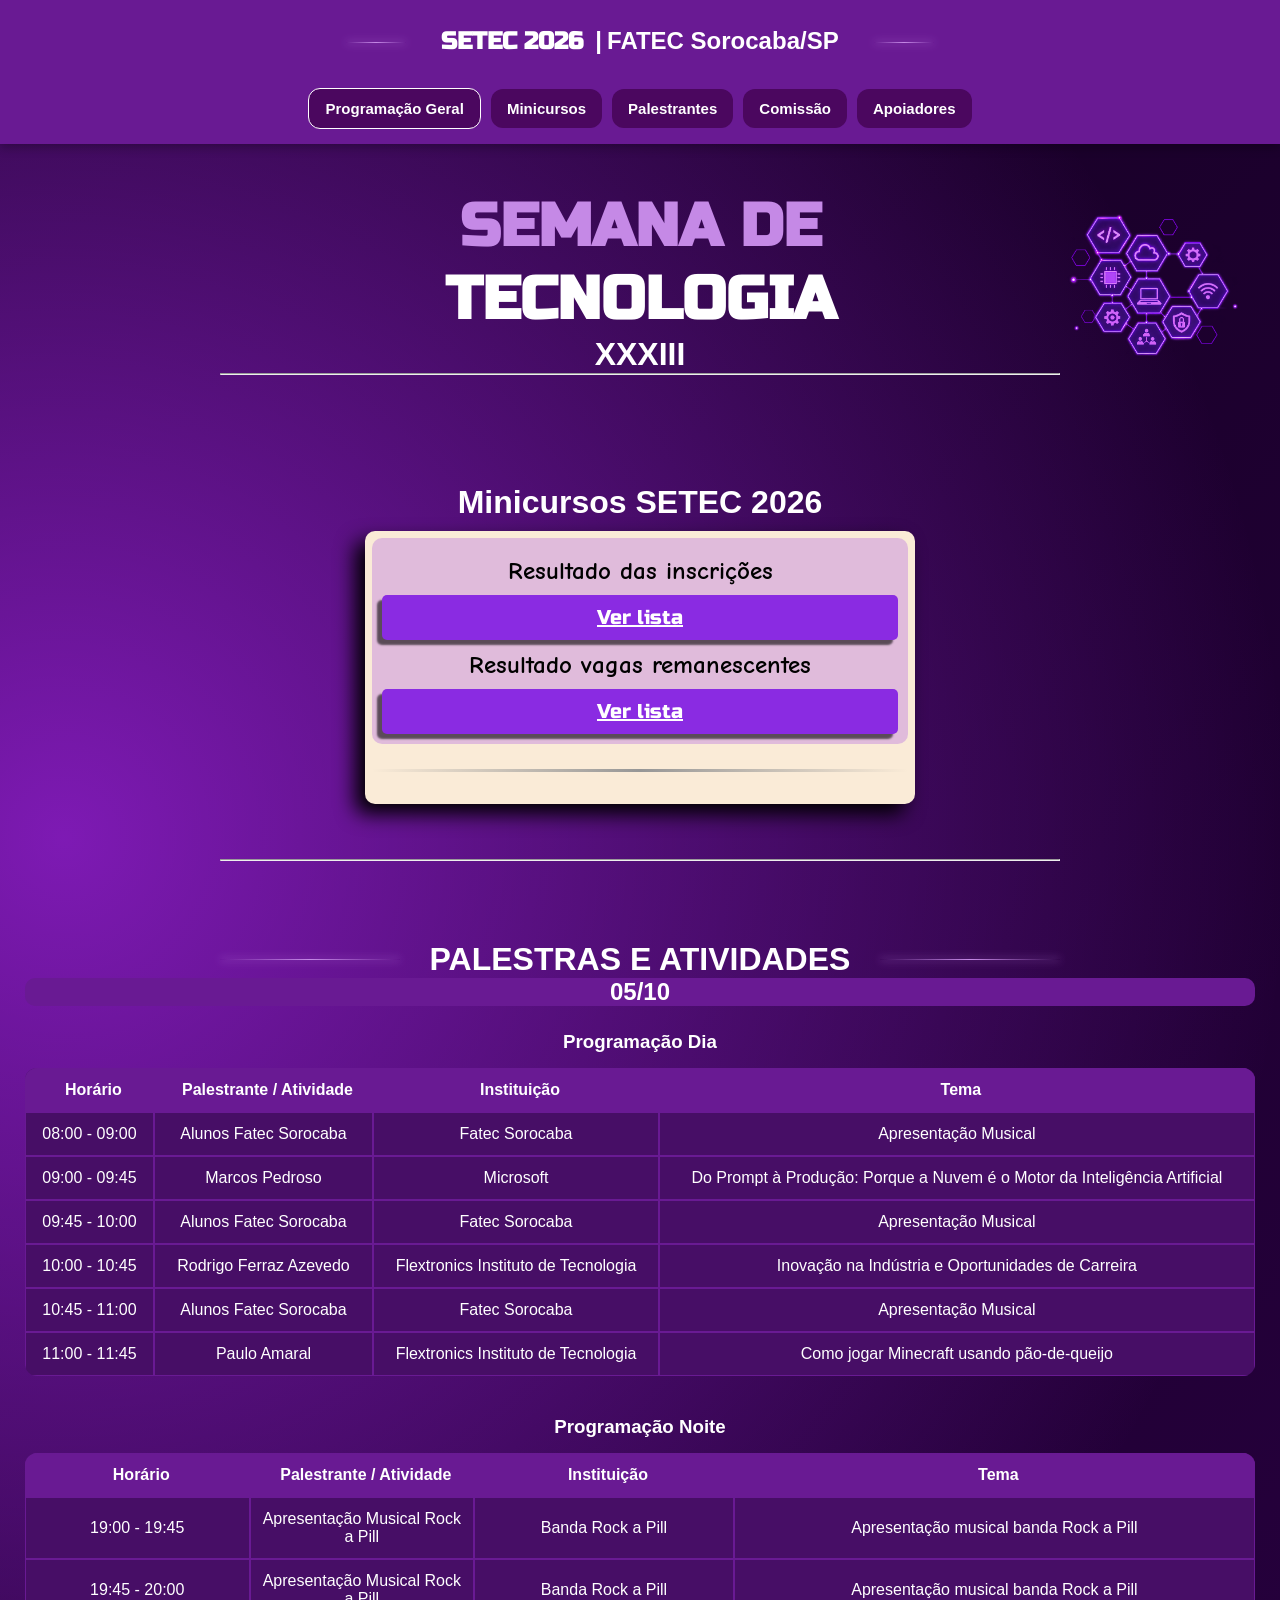
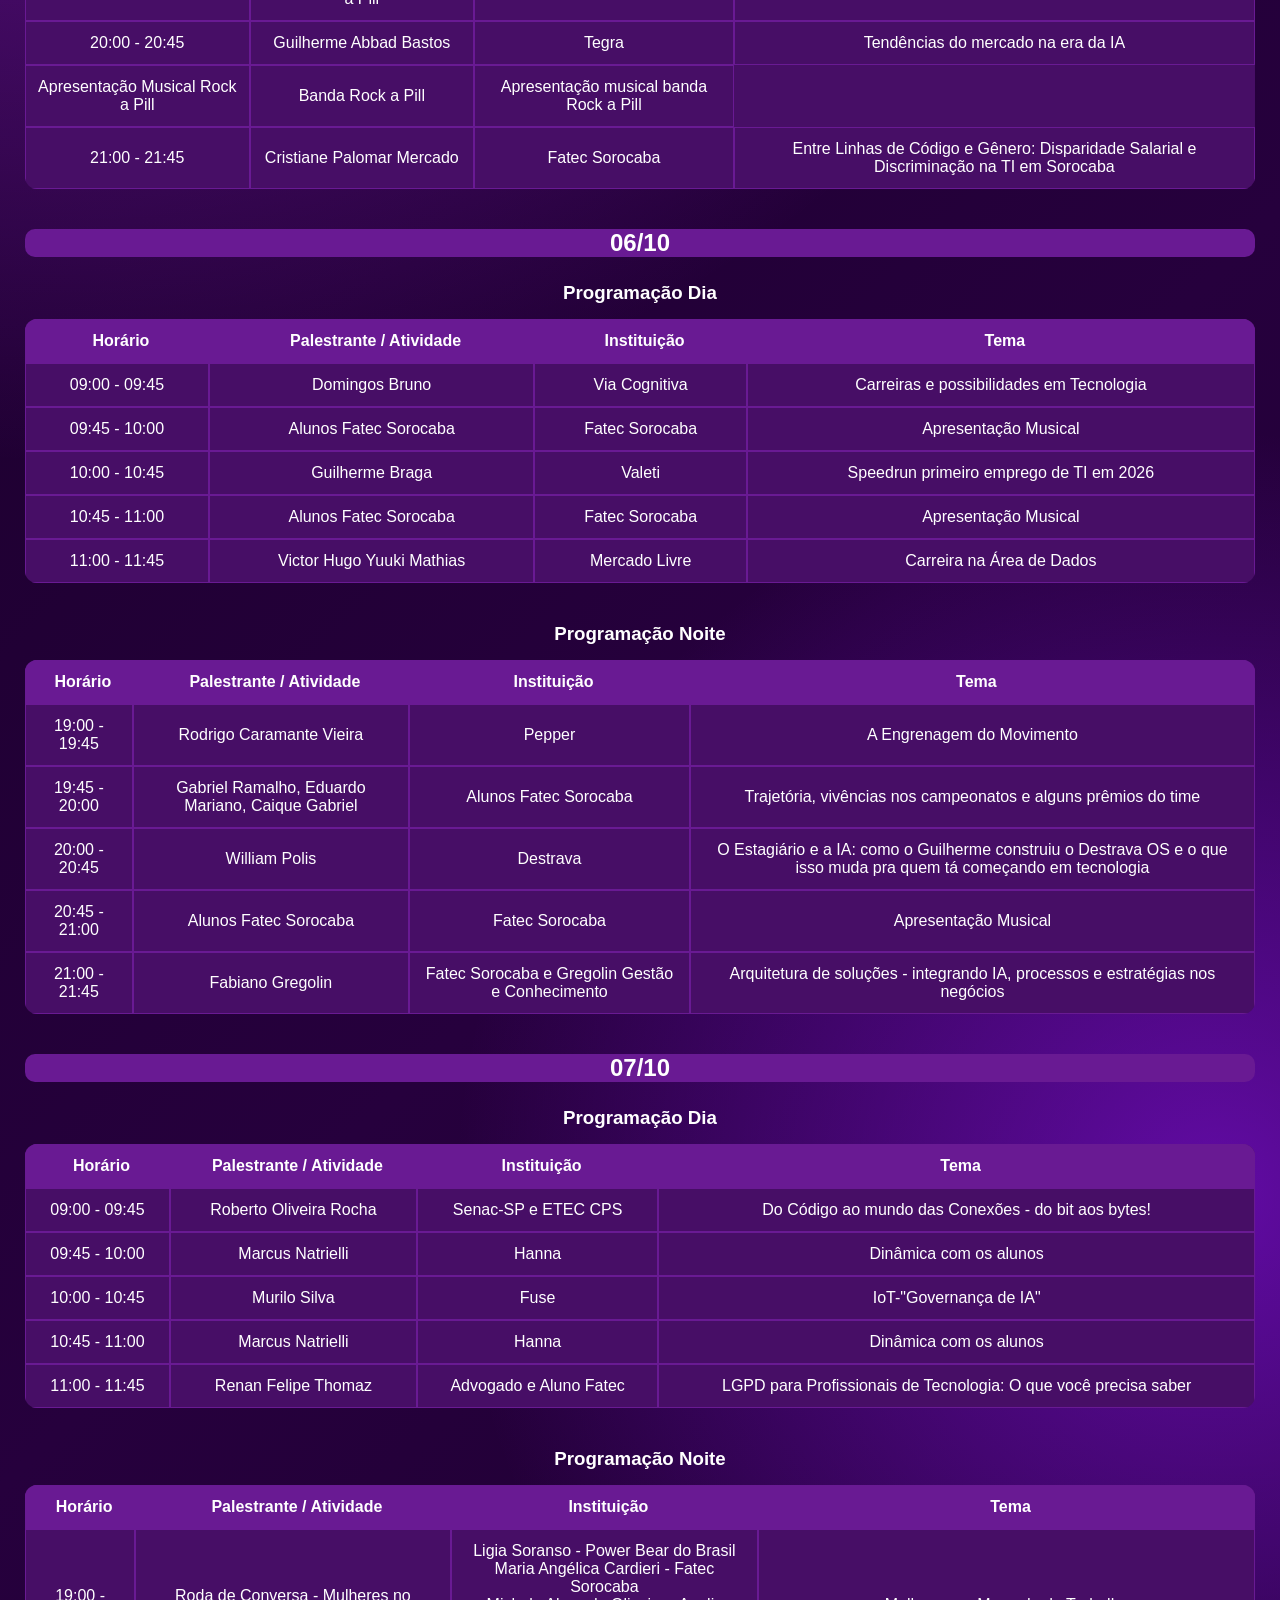
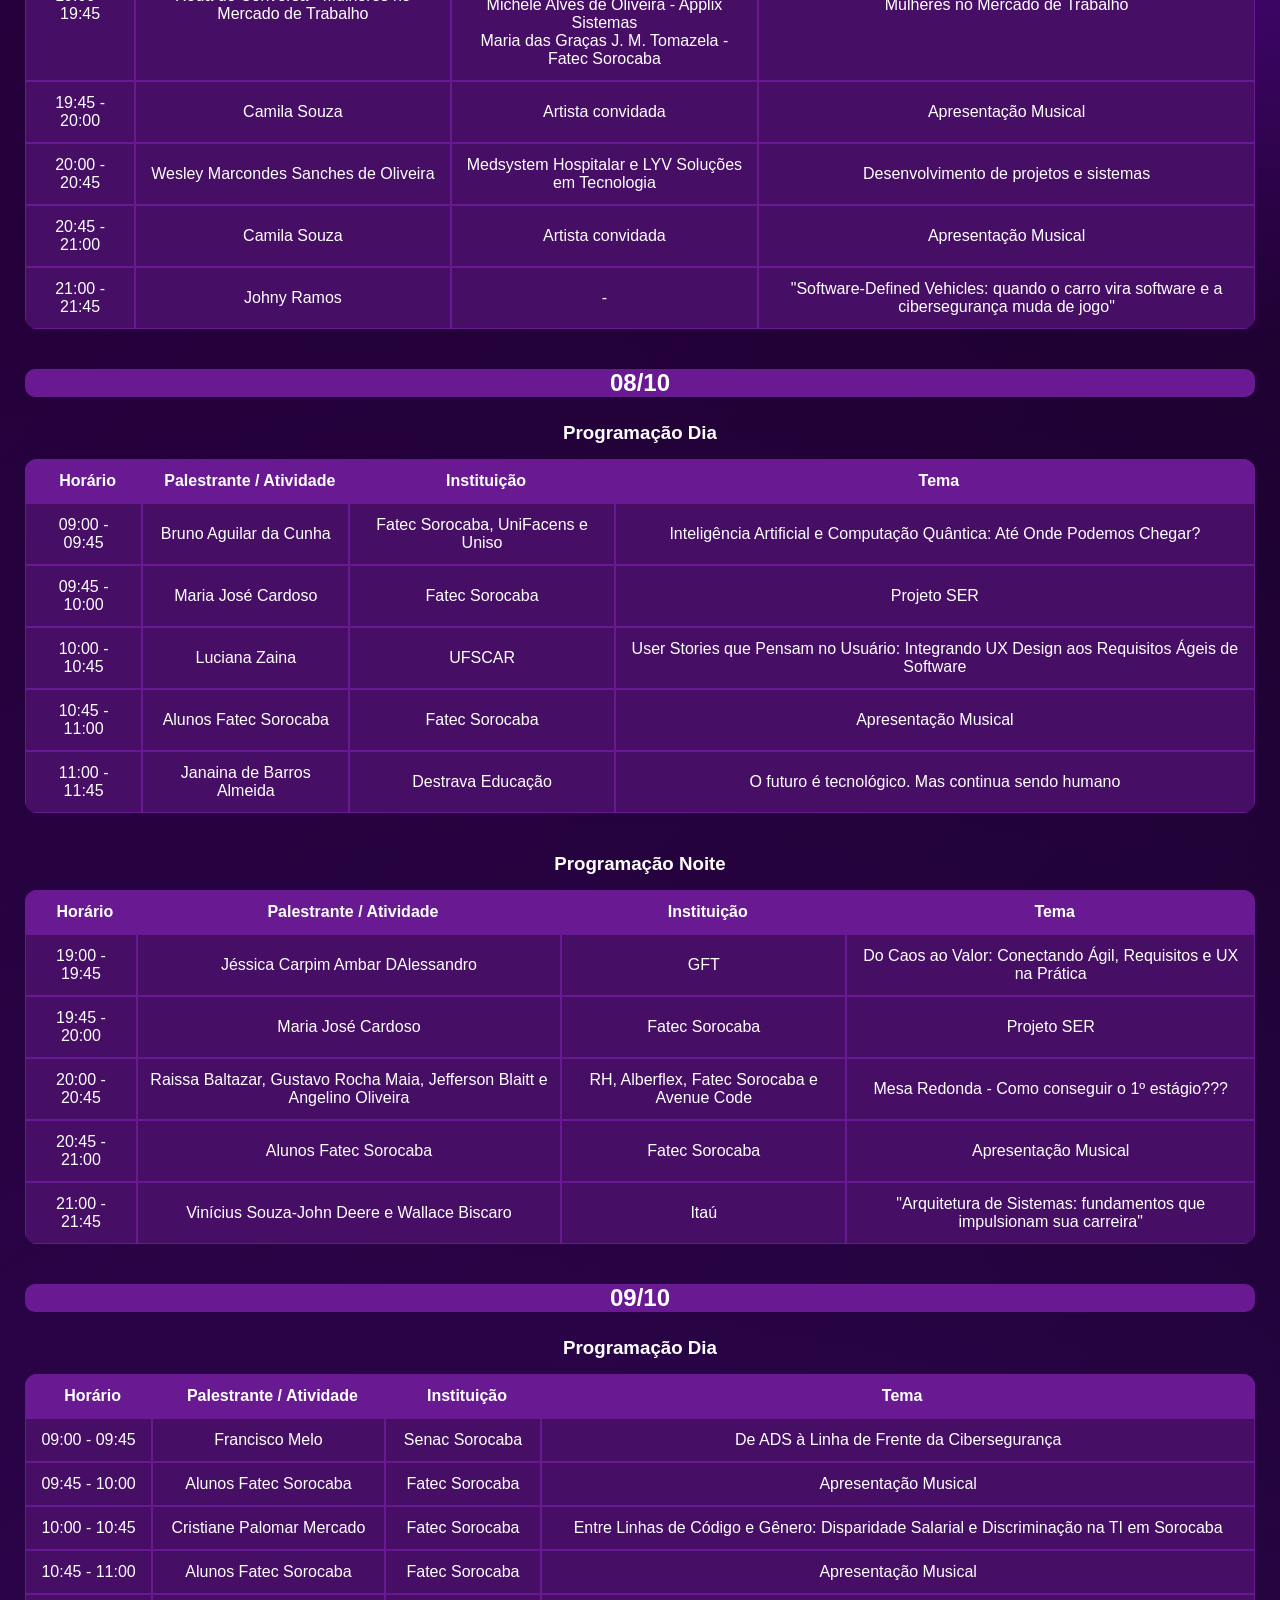
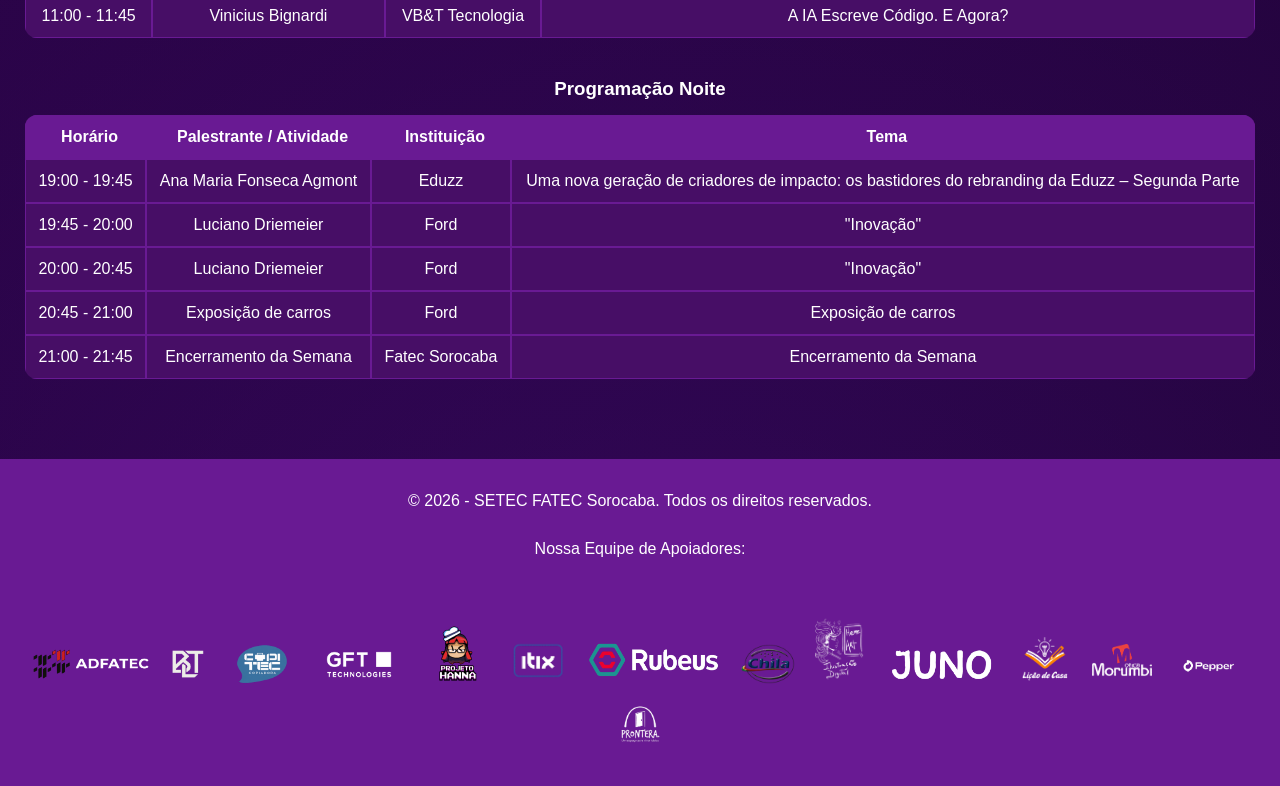
<file: index.html>
<!DOCTYPE html>
<html lang="pt-br">

<head>
    <meta charset="UTF-8">
    <meta name="viewport" content="width=device-width, initial-scale=1.0">

    <title>SETEC 2026 - FATEC SOROCABA</title>

    <meta name="author" content="Ágatha Cristina, Júlia Ribeiro, Guilherme Lao, Alexandra Oliveira, Sofia Oliveira">
    <meta name="description" content="Site SETEC 2026, evento da FATEC de Sorocaba/SP">
    <meta name="keywords" content="setec, fatec, sorocaba, evento, semana da tecnologia">

    <link rel="stylesheet" href="./styles/style-index.css">
    <link rel="stylesheet" href="./styles/style-inscricao.css">

</head>

<body id="inicio">

    <header class="header-1">

        <nav class="nav bd-grid">

            <div>
                <a href="index.html" class="nav-logo active">
                    <span class="setec-2026">SETEC 2026 </span> <span class="barra">|</span>FATEC Sorocaba/SP
                </a>
            </div>

            <button id="menu-button">­≡</button>

            <div class="nav-menu" id="nav-menu">

                <ul class="nav-list">

                    <li class="dropdown">
                        <a href="#inicio" class="nav-link link-selecionado" id="dropdown">
                            Programação Geral
                        </a>

                        <div class="dropdown-menu">
                            <a href="index.html#dia05" class="nav-link">05/10</a>
                            <a href="index.html#dia06" class="nav-link">06/10</a>
                            <a href="index.html#dia07" class="nav-link">07/10</a>
                            <a href="index.html#dia08" class="nav-link">08/10</a>
                            <a href="index.html#dia09" class="nav-link">09/10</a>
                        </div>
                    </li>

                    <li class="dropdown">
                        <a href="minicursos.html" class="nav-link" id="dropdown">
                            Minicursos
                        </a>

                        <div class="dropdown-menu">
                            <a href="minicursos.html#dia06m" class="nav-link">06/10</a>
                            <a href="minicursos.html#dia07m" class="nav-link">07/10</a>
                            <a href="minicursos.html#dia08m" class="nav-link">08/10</a>
                            <a href="minicursos.html#dia09m" class="nav-link">09/10</a>
                        </div>
                    </li>

                    <li class="dropdown">
                        <a href="palestrantes.html" class="nav-link" id="dropdown">
                            Palestrantes
                        </a>
                        <div class="dropdown-menu">
                            <a href="palestrantes.html#dia05p" class="nav-link">05/10</a>
                            <a href="palestrantes.html#dia06p" class="nav-link">06/10</a>
                            <a href="palestrantes.html#dia07p" class="nav-link">07/10</a>
                            <a href="palestrantes.html#dia08p" class="nav-link">08/10</a>
                            <a href="palestrantes.html#dia09p" class="nav-link">09/10</a>
                        </div>
                    </li>

                    <li class="nav-item">
                        <a href="equipe.html" class="nav-link">
                            Comissão
                        </a>
                    </li>

                    <li class="nav-item">
                        <a href="apoiadores.html" class="nav-link">
                            Apoiadores
                        </a>
                    </li>

                </ul>

            </div>

        </nav>

    </header>

    <main>

        <div class="inicio">
            <div class="titulo-programacao">

                <h1 class="titulo semana">SEMANA DE</h1>
                <h1 class="titulo tec">TECNOLOGIA</h1>
                <h1>XXXIII</h1>

                <hr>
                <br><br><br>
                <h1 class="inscricao-title">Minicursos SETEC 2026</h1>
                <div class="inscricao">
                    <div class="inscricao-content">
                        <br>
                        <strong>Resultado das inscrições</strong>
                        <a href="./pdf/RESULTADO_MINICURSO.pdf" class="result-link inscr-a">Ver lista</a>
                        <strong>Resultado vagas remanescentes</strong>
                        <a href="./pdf/RESULTADO_VAGAS_REMANESCENTES.pdf" class="result-link inscr-a">Ver lista</a>
                    </div>

                    <hr>

                    
                </div>


                <hr>

                <h1 class="programacao">PALESTRAS E ATIVIDADES</h1>

            </div>
            <img class="img" src="images/icones.png">

        </div>

        <section class="dia" id="dia05">

            <h2 class="dia-titulo primeiro-dia">05/10</h2>

            <h3 class="periodo-titulo">Programação Dia</h3>

            <div class="tabela-container">

                <table>

                    <thead>
                        <tr>
                            <th><i class="fa-regular fa-clock"></i> Horário</th>
                            <th><i class="fa-solid fa-users"></i> Palestrante / Atividade</th>
                            <th><i class="fa-solid fa-building"></i> Instituição</th>
                            <th><i class="fa-solid fa-file-lines"></i> Tema</th>
                        </tr>
                    </thead>

                    <tbody>

                        <tr>
                            <td class="horario">08:00 - 09:00</td>
                            <td class="atividade">Alunos Fatec Sorocaba</td>
                            <td>Fatec Sorocaba</td>
                            <td>Apresentação Musical</td>
                        </tr>

                        <tr>
                            <td class="horario">09:00 - 09:45</td>
                            <td class="palestrante">Marcos Pedroso</td>
                            <td>Microsoft</td>
                            <td>
                                Do Prompt à Produção: Porque a Nuvem é o Motor da Inteligência Artificial
                            </td>
                        </tr>

                        <tr>
                            <td class="horario">09:45 - 10:00</td>
                            <td class="atividade">Alunos Fatec Sorocaba</td>
                            <td>Fatec Sorocaba</td>
                            <td>Apresentação Musical</td>
                        </tr>

                        <tr>
                            <td class="horario">10:00 - 10:45</td>
                            <td class="palestrante">Rodrigo Ferraz Azevedo</td>
                            <td>Flextronics Instituto de Tecnologia</td>
                            <td>
                                Inovação na Indústria e Oportunidades de Carreira
                            </td>
                        </tr>

                        <tr>
                            <td class="horario">10:45 - 11:00</td>
                            <td class="atividade">Alunos Fatec Sorocaba</td>
                            <td>Fatec Sorocaba</td>
                            <td>Apresentação Musical</td>
                        </tr>

                        <tr>
                            <td class="horario">11:00 - 11:45</td>
                            <td class="palestrante">Paulo Amaral</td>
                            <td>Flextronics Instituto de Tecnologia</td>
                            <td>
                                Como jogar Minecraft usando pão-de-queijo
                            </td>
                        </tr>

                    </tbody>

                </table>

            </div>


            <h3 class="periodo-titulo">Programação Noite</h3>

            <div class="tabela-container">

                <table>

                    <thead>
                        <tr>
                            <th><i class="fa-regular fa-clock"></i> Horário</th>
                            <th><i class="fa-solid fa-users"></i> Palestrante / Atividade</th>
                            <th><i class="fa-solid fa-building"></i> Instituição</th>
                            <th><i class="fa-solid fa-file-lines"></i> Tema</th>
                        </tr>
                    </thead>

                    <tbody>

                        <tr>
                            <td class="horario">19:00 - 19:45</td>
                            <td class="atividade">Apresentação Musical Rock a Pill</td>
                            <td>Banda Rock a Pill</td>
                            <td>Apresentação musical banda Rock a Pill</td>
                        </tr>

                        <tr>
                            <td class="horario">19:45 - 20:00</td>
                            <td class="atividade">Apresentação Musical Rock a Pill</td>
                            <td>Banda Rock a Pill</td>
                            <td>Apresentação musical banda Rock a Pill</td>
                        </tr>

                        <tr>
                            <td class="horario">20:00 - 20:45</td>
                            <td class="palestrante">Guilherme Abbad Bastos</td>
                            <td>Tegra</td>
                            <td>
                                Tendências do mercado na era da IA
                            </td>
                        </tr>

                        <tr>
                            <td class="atividade">Apresentação Musical Rock a Pill</td>
                            <td>Banda Rock a Pill</td>
                            <td>Apresentação musical banda Rock a Pill</td>
                        </tr>

                        <tr>
                            <td class="horario">21:00 - 21:45</td>
                            <td class="palestrante">Cristiane Palomar Mercado</td>
                            <td>Fatec Sorocaba</td>
                            <td>
                                Entre Linhas de Código e Gênero:
                                Disparidade Salarial e Discriminação na TI em Sorocaba
                            </td>
                        </tr>

                    </tbody>

                </table>

            </div>

        </section>

        <section class="dia" id="dia06">

            <h2 class="dia-titulo">06/10</h2>

            <h3 class="periodo-titulo">Programação Dia</h3>

            <div class="tabela-container">

                <table>

                    <thead>
                        <tr>
                            <th><i class="fa-regular fa-clock"></i> Horário</th>
                            <th><i class="fa-solid fa-users"></i> Palestrante / Atividade</th>
                            <th><i class="fa-solid fa-building"></i> Instituição</th>
                            <th><i class="fa-solid fa-file-lines"></i> Tema</th>
                        </tr>
                    </thead>

                    <tbody>

                        <tr>
                            <td class="horario">09:00 - 09:45</td>
                            <td class="palestrante">Domingos Bruno</td>
                            <td>Via Cognitiva</td>
                            <td>
                                Carreiras e possibilidades em Tecnologia
                            </td>
                        </tr>

                        <tr>
                            <td class="horario">09:45 - 10:00</td>
                            <td class="atividade">Alunos Fatec Sorocaba</td>
                            <td>Fatec Sorocaba</td>
                            <td>Apresentação Musical</td>
                        </tr>

                        <tr>
                            <td class="horario">10:00 - 10:45</td>
                            <td class="palestrante">Guilherme Braga</td>
                            <td>Valeti</td>
                            <td>Speedrun primeiro emprego de TI em 2026</td>
                        </tr>

                        <tr>
                            <td class="horario">10:45 - 11:00</td>
                            <td class="atividade">Alunos Fatec Sorocaba</td>
                            <td>Fatec Sorocaba</td>
                            <td>Apresentação Musical</td>
                        </tr>

                        <tr>
                            <td class="horario">11:00 - 11:45</td>
                            <td class="palestrante">Victor Hugo Yuuki Mathias</td>
                            <td>Mercado Livre</td>
                            <td>Carreira na Área de Dados</td>
                        </tr>

                    </tbody>

                </table>

            </div>


            <h3 class="periodo-titulo">Programação Noite</h3>

            <div class="tabela-container">

                <table>

                    <thead>
                        <tr>
                            <th><i class="fa-regular fa-clock"></i> Horário</th>
                            <th><i class="fa-solid fa-users"></i> Palestrante / Atividade</th>
                            <th><i class="fa-solid fa-building"></i> Instituição</th>
                            <th><i class="fa-solid fa-file-lines"></i> Tema</th>
                        </tr>
                    </thead>

                    <tbody>

                        <tr>
                            <td class="horario">19:00 - 19:45</td>
                            <td class="palestrante">Rodrigo Caramante Vieira</td>
                            <td>Pepper</td>
                            <td>A Engrenagem do Movimento</td>
                        </tr>

                        <tr>
                            <td class="horario">19:45 - 20:00</td>
                            <td class="palestrante">
                                Gabriel Ramalho, Eduardo Mariano, Caique Gabriel
                            </td>
                            <td>Alunos Fatec Sorocaba</td>
                            <td>
                                Trajetória, vivências nos campeonatos e alguns prêmios do time
                            </td>
                        </tr>

                        <tr>
                            <td class="horario">20:00 - 20:45</td>
                            <td class="palestrante">William Polis</td>
                            <td>Destrava</td>
                            <td>
                                O Estagiário e a IA:
                                como o Guilherme construiu o Destrava OS
                                e o que isso muda pra quem tá começando em tecnologia
                            </td>
                        </tr>

                        <tr>
                            <td class="horario">20:45 - 21:00</td>
                            <td class="atividade">Alunos Fatec Sorocaba</td>
                            <td>Fatec Sorocaba</td>
                            <td>Apresentação Musical</td>
                        </tr>

                        <tr>
                            <td class="horario">21:00 - 21:45</td>
                            <td class="palestrante">Fabiano Gregolin</td>
                            <td>
                                Fatec Sorocaba e Gregolin Gestão e Conhecimento
                            </td>
                            <td>
                                Arquitetura de soluções -
                                integrando IA, processos e estratégias nos negócios
                            </td>
                        </tr>

                    </tbody>

                </table>

            </div>

        </section>

        <section class="dia" id="dia07">

            <h2 class="dia-titulo">07/10</h2>

            <h3 class="periodo-titulo">Programação Dia</h3>

            <div class="tabela-container">

                <table>

                    <thead>
                        <tr>
                            <th><i class="fa-regular fa-clock"></i> Horário</th>
                            <th><i class="fa-solid fa-users"></i> Palestrante / Atividade</th>
                            <th><i class="fa-solid fa-building"></i> Instituição</th>
                            <th><i class="fa-solid fa-file-lines"></i> Tema</th>
                        </tr>
                    </thead>

                    <tbody>

                        <tr>
                            <td class="horario">09:00 - 09:45</td>
                            <td class="palestrante">Roberto Oliveira Rocha</td>
                            <td>Senac-SP e ETEC CPS</td>
                            <td>
                                Do Código ao mundo das Conexões -
                                do bit aos bytes!
                            </td>
                        </tr>

                        <tr>
                            <td class="horario">09:45 - 10:00</td>
                            <td class="atividade">Marcus Natrielli</td>
                            <td>Hanna</td>
                            <td>Dinâmica com os alunos</td>
                        </tr>

                        <tr>
                            <td class="horario">10:00 - 10:45</td>
                            <td class="palestrante">Murilo Silva</td>
                            <td>Fuse</td>
                            <td>
                                IoT-"Governança de IA"
                            </td>
                        </tr>

                        <tr>
                            <td class="horario">10:45 - 11:00</td>
                            <td class="atividade">Marcus Natrielli</td>
                            <td>Hanna</td>
                            <td>Dinâmica com os alunos</td>
                        </tr>

                        <tr>
                            <td class="horario">11:00 - 11:45</td>
                            <td class="palestrante">Renan Felipe Thomaz</td>
                            <td>Advogado e Aluno Fatec</td>
                            <td>
                                LGPD para Profissionais de Tecnologia:
                                O que você precisa saber
                            </td>
                        </tr>

                    </tbody>

                </table>

            </div>


            <h3 class="periodo-titulo">Programação Noite</h3>

            <div class="tabela-container">

                <table>

                    <thead>
                        <tr>
                            <th><i class="fa-regular fa-clock"></i> Horário</th>
                            <th><i class="fa-solid fa-users"></i> Palestrante / Atividade</th>
                            <th><i class="fa-solid fa-building"></i> Instituição</th>
                            <th><i class="fa-solid fa-file-lines"></i> Tema</th>
                        </tr>
                    </thead>

                    <tbody>

                        <tr>
                            <td class="horario">19:00 - 19:45</td>
                            <td class="palestrante">
                                Roda de Conversa - Mulheres no Mercado de Trabalho
                            </td>
                            <td>
                                Ligia Soranso - Power Bear do Brasil<br>
                                Maria Angélica Cardieri - Fatec Sorocaba<br>
                                Michele Alves de Oliveira - Applix Sistemas<br>
                                Maria das Graças J. M. Tomazela - Fatec Sorocaba
                            </td>
                            <td>
                                Mulheres no Mercado de Trabalho
                            </td>
                        </tr>

                        <tr>
                            <td class="horario">19:45 - 20:00</td>
                            <td class="atividade">Camila Souza</td>
                            <td>Artista convidada</td>
                            <td>Apresentação Musical</td>
                        </tr>

                        <tr>
                            <td class="horario">20:00 - 20:45</td>
                            <td class="palestrante">
                                Wesley Marcondes Sanches de Oliveira
                            </td>
                            <td>
                                Medsystem Hospitalar e LYV Soluções em Tecnologia
                            </td>
                            <td>
                                Desenvolvimento de projetos e sistemas
                            </td>
                        </tr>

                        <tr>
                            <td class="horario">20:45 - 21:00</td>
                            <td class="atividade">Camila Souza</td>
                            <td>Artista convidada</td>
                            <td>Apresentação Musical</td>
                        </tr>

                        <tr>
                            <td class="horario">21:00 - 21:45</td>
                            <td class="atividade">Johny Ramos</td>
                            <td>-</td>
                            <td>"Software-Defined Vehicles: quando o carro vira software e a cibersegurança muda de
                                jogo"</td>
                        </tr>

                    </tbody>

                </table>

            </div>

        </section>

        <section class="dia" id="dia08">

            <h2 class="dia-titulo">08/10</h2>

            <h3 class="periodo-titulo">Programação Dia</h3>

            <div class="tabela-container">

                <table>

                    <thead>
                        <tr>
                            <th><i class="fa-regular fa-clock"></i> Horário</th>
                            <th><i class="fa-solid fa-users"></i> Palestrante / Atividade</th>
                            <th><i class="fa-solid fa-building"></i> Instituição</th>
                            <th><i class="fa-solid fa-file-lines"></i> Tema</th>
                        </tr>
                    </thead>

                    <tbody>

                        <tr>
                            <td class="horario">09:00 - 09:45</td>
                            <td class="palestrante">Bruno Aguilar da Cunha</td>
                            <td>Fatec Sorocaba, UniFacens e Uniso</td>
                            <td>
                                Inteligência Artificial e Computação Quântica:
                                Até Onde Podemos Chegar?
                            </td>
                        </tr>

                        <tr>
                            <td class="horario">09:45 - 10:00</td>
                            <td class="palestrante">Maria José Cardoso</td>
                            <td>Fatec Sorocaba</td>
                            <td>Projeto SER</td>
                        </tr>

                        <tr>
                            <td class="horario">10:00 - 10:45</td>
                            <td class="palestrante">Luciana Zaina</td>
                            <td>UFSCAR</td>
                            <td>
                                User Stories que Pensam no Usuário:
                                Integrando UX Design aos Requisitos Ágeis de Software
                            </td>
                        </tr>

                        <tr>
                            <td class="horario">10:45 - 11:00</td>
                            <td class="atividade">Alunos Fatec Sorocaba</td>
                            <td>Fatec Sorocaba</td>
                            <td>Apresentação Musical</td>
                        </tr>

                        <tr>
                            <td class="horario">11:00 - 11:45</td>
                            <td class="palestrante">Janaina de Barros Almeida</td>
                            <td>Destrava Educação</td>
                            <td>
                                O futuro é tecnológico. Mas continua sendo humano
                            </td>
                        </tr>

                    </tbody>

                </table>

            </div>


            <h3 class="periodo-titulo">Programação Noite</h3>

            <div class="tabela-container">

                <table>

                    <thead>
                        <tr>
                            <th><i class="fa-regular fa-clock"></i> Horário</th>
                            <th><i class="fa-solid fa-users"></i> Palestrante / Atividade</th>
                            <th><i class="fa-solid fa-building"></i> Instituição</th>
                            <th><i class="fa-solid fa-file-lines"></i> Tema</th>
                        </tr>
                    </thead>

                    <tbody>

                        <tr>
                            <td class="horario">19:00 - 19:45</td>
                            <td class="palestrante">
                                Jéssica Carpim Ambar DAlessandro
                            </td>
                            <td>GFT</td>
                            <td>
                                Do Caos ao Valor:
                                Conectando Ágil, Requisitos e UX na Prática
                            </td>
                        </tr>

                        <tr>
                            <td class="horario">19:45 - 20:00</td>
                            <td class="palestrante">Maria José Cardoso</td>
                            <td>Fatec Sorocaba</td>
                            <td>Projeto SER</td>
                        </tr>

                        <tr>
                            <td class="horario">20:00 - 20:45</td>
                            <td class="palestrante">
                                Raissa Baltazar, Gustavo Rocha Maia,
                                Jefferson Blaitt e Angelino Oliveira
                            </td>
                            <td>
                                RH, Alberflex, Fatec Sorocaba e Avenue Code
                            </td>
                            <td>
                                Mesa Redonda -
                                Como conseguir o 1º estágio???
                            </td>
                        </tr>

                        <tr>
                            <td class="horario">20:45 - 21:00</td>
                            <td class="atividade">Alunos Fatec Sorocaba</td>
                            <td>Fatec Sorocaba</td>
                            <td>Apresentação Musical</td>
                        </tr>

                        <tr>
                            <td class="horario">21:00 - 21:45</td>
                            <td class="palestrante">Vinícius Souza-John Deere e Wallace Biscaro</td>
                            <td>Itaú</td>
                            <td>"Arquitetura de Sistemas: fundamentos que impulsionam sua carreira"</td>
                        </tr>

                    </tbody>

                </table>

            </div>

        </section>

        <section class="dia" id="dia09">

            <h2 class="dia-titulo">09/10</h2>

            <h3 class="periodo-titulo">Programação Dia</h3>

            <div class="tabela-container">

                <table>

                    <thead>
                        <tr>
                            <th><i class="fa-regular fa-clock"></i> Horário</th>
                            <th><i class="fa-solid fa-users"></i> Palestrante / Atividade</th>
                            <th><i class="fa-solid fa-building"></i> Instituição</th>
                            <th><i class="fa-solid fa-file-lines"></i> Tema</th>
                        </tr>
                    </thead>

                    <tbody>

                        <tr>
                            <td class="horario">09:00 - 09:45</td>
                            <td class="palestrante">Francisco Melo</td>
                            <td>Senac Sorocaba</td>
                            <td>
                                De ADS à Linha de Frente da Cibersegurança
                            </td>
                        </tr>

                        <tr>
                            <td class="horario">09:45 - 10:00</td>
                            <td class="atividade">Alunos Fatec Sorocaba</td>
                            <td>Fatec Sorocaba</td>
                            <td>Apresentação Musical</td>
                        </tr>

                        <tr>
                            <td class="horario">10:00 - 10:45</td>
                            <td class="palestrante">
                                Cristiane Palomar Mercado
                            </td>
                            <td>Fatec Sorocaba</td>
                            <td>
                                Entre Linhas de Código e Gênero:
                                Disparidade Salarial e Discriminação na TI em Sorocaba
                            </td>
                        </tr>

                        <tr>
                            <td class="horario">10:45 - 11:00</td>
                            <td class="atividade">Alunos Fatec Sorocaba</td>
                            <td>Fatec Sorocaba</td>
                            <td>Apresentação Musical</td>
                        </tr>

                        <tr>
                            <td class="horario">11:00 - 11:45</td>
                            <td class="palestrante">Vinicius Bignardi</td>
                            <td>VB&T Tecnologia</td>
                            <td>
                                A IA Escreve Código. E Agora?
                            </td>
                        </tr>

                    </tbody>

                </table>

            </div>


            <h3 class="periodo-titulo">Programação Noite</h3>

            <div class="tabela-container">

                <table>

                    <thead>
                        <tr>
                            <th><i class="fa-regular fa-clock"></i> Horário</th>
                            <th><i class="fa-solid fa-users"></i> Palestrante / Atividade</th>
                            <th><i class="fa-solid fa-building"></i> Instituição</th>
                            <th><i class="fa-solid fa-file-lines"></i> Tema</th>
                        </tr>
                    </thead>

                    <tbody>

                        <tr>
                            <td class="horario">19:00 - 19:45</td>
                            <td class="atividade">Ana Maria Fonseca Agmont</td>
                            <td>Eduzz</td>
                            <td>Uma nova geração de criadores de impacto:
                                os bastidores do rebranding da Eduzz –
                                Segunda Parte</td>
                        </tr>

                        <tr>
                            <td class="horario">19:45 - 20:00</td>
                            <td class="atividade">Luciano Driemeier</td>
                            <td>Ford</td>
                            <td>"Inovação"</td>
                        </tr>

                        <tr>
                            <td class="horario">20:00 - 20:45</td>
                            <td class="palestrante">
                                Luciano Driemeier
                            </td>
                            <td>Ford</td>
                            <td>
                                "Inovação"
                            </td>
                        </tr>

                        <tr>
                            <td class="horario">20:45 - 21:00</td>
                            <td class="atividade">Exposição de carros</td>
                            <td>Ford</td>
                            <td>Exposição de carros</td>
                        </tr>

                        <tr>
                            <td class="horario">21:00 - 21:45</td>
                            <td class="palestrante">
                                Encerramento da Semana
                            </td>
                            <td>Fatec Sorocaba</td>
                            <td>
                                Encerramento da Semana
                            </td>
                        </tr>

                    </tbody>

                </table>

            </div>

        </section>

    </main>

    <footer id="apoiadores">

        <p id="footer-title">

            &copy; 2026 - SETEC FATEC Sorocaba.
            Todos os direitos reservados.

            <br><br>

            Nossa Equipe de Apoiadores:

            <br><br>

        </p>

        <img src="./images/ADFATEC.png" alt="ADFATEC">

        <a href="">
            <img src="./images/blt.png" alt="blt">
        </a>

        <a href="">
            <img src="./images/COPITEC2.png" alt="blt">
        </a>

        <a href="https://www.gft.com/br/pt">
            <img src="./images/gft.png" alt="gft" class="gft">
        </a>

        <a href="https://www.projetohanna.com/">
            <img src="./images/hanna.png" alt="hanna" class="hanna">
        </a>

        <a href="https://itixti.com.br/">
            <img src="./images/itix.png" alt="Itix" class="itix">
        </a>

        <a href="https://rubeus.com.br/">
            <img src="./images/rubeus.png" alt="rubeus" class="rubeus">
        </a>

        <a href="https://www.instagram.com/restaurantechila/">
            <img src="./images/chila.png" alt="rubeus" class="chila">
        </a>

        <a href="https://rubeus.com.br/">
            <img src="./images/heme.png" alt="rubeus" class="heme">
        </a>

        <a href="https://rubeus.com.br/">
            <img src="./images/juno.png" alt="rubeus" class="juno">
        </a>

        <a href="https://rubeus.com.br/">
            <img src="./images/licao_de_casa.png" alt="rubeus" class="licao">
        </a>

        <a href="https://rubeus.com.br/">
            <img src="./images/morumbi.png" alt="rubeus" class="morumbi">
        </a>

        <a href="https://lp.pepper.com.br/">
            <img src="./images/pepper.png" alt="rubeus" class="pepper">
        </a>

        <a href="https://rubeus.com.br/">
            <img src="./images/prontera.png" alt="rubeus" class="pontera">
        </a>

    </footer>

    <script src="script.js"></script>
</body>

</html>
</file>
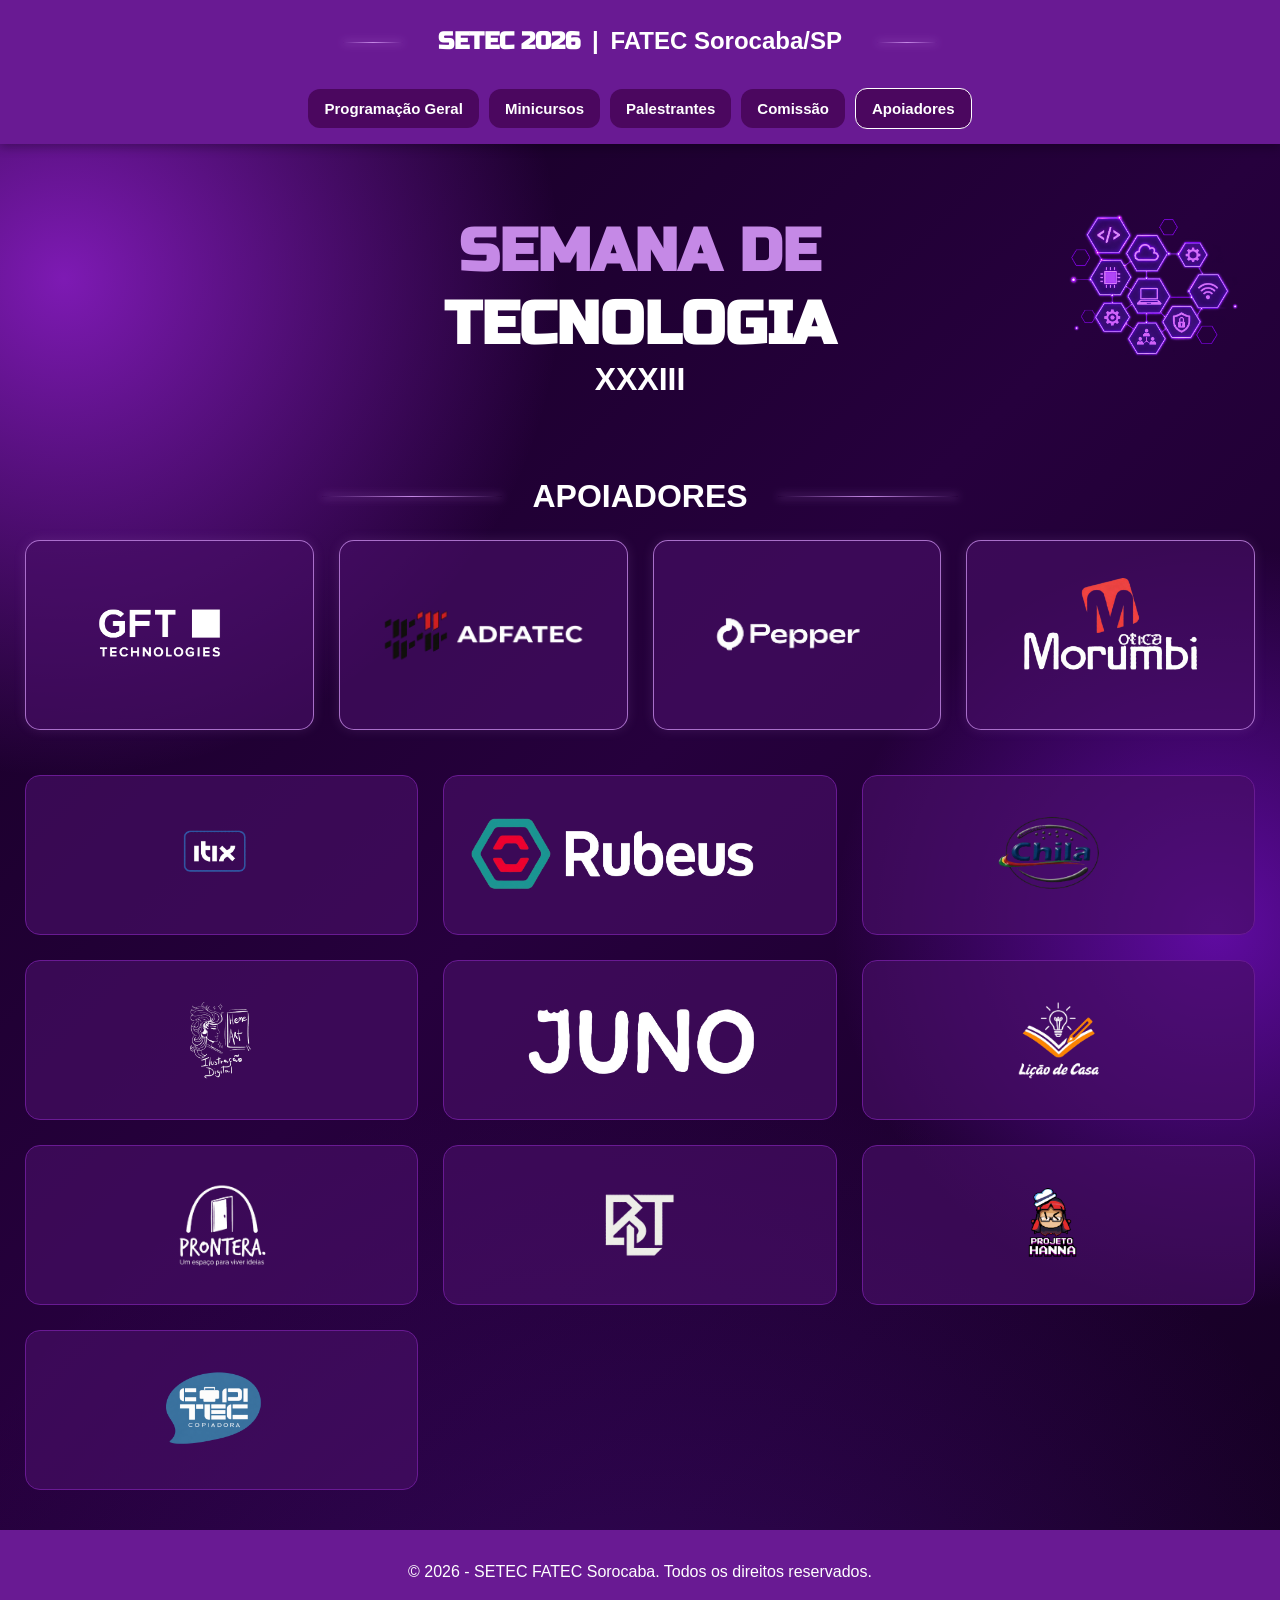
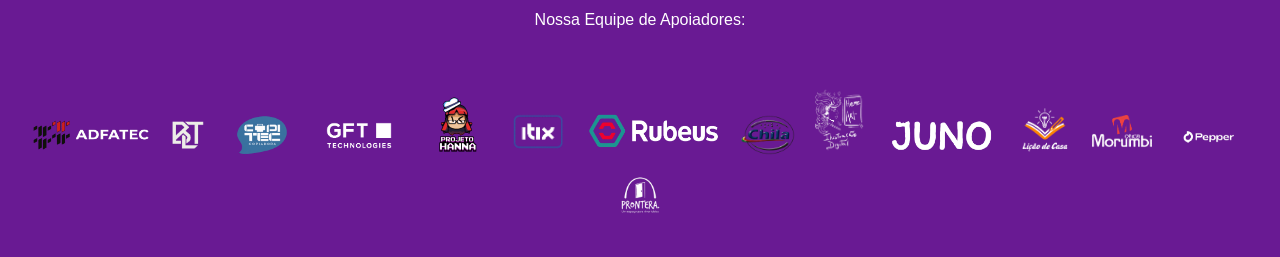
<file: apoiadores.html>
<!DOCTYPE html>
<html lang="pt-br">

<head>
    <meta charset="UTF-8">
    <meta name="viewport" content="width=device-width, initial-scale=1.0">

    <title>Apoiadores - SETEC 2026</title>

    <meta name="author" content="Ágatha Cristina, Júlia Ribeiro, Guilherme Lao, Alexandra Oliveira, Sofia Oliveira">
    <meta name="description" content="Apoiadores da SETEC 2026 - FATEC Sorocaba/SP">
    <meta name="keywords" content="setec, fatec, sorocaba, apoiadores, semana da tecnologia">

    <link rel="stylesheet" href="styles/style-index.css">
    <link rel="stylesheet" href="styles/style-apoiadores.css">

</head>

<body id="inicio">

    <!-- ================================
         CABEÇALHO
    ================================= -->

    <header class="header-1">

        <nav class="nav bd-grid">

            <div>
                <a href="index.html" class="nav-logo">
                    <span class="setec-2026">SETEC 2026 </span>
                    <span class="barra">|</span>
                    FATEC Sorocaba/SP
                </a>
            </div>

            <button id="menu-button">­≡</button>

            <div class="nav-menu" id="nav-menu">

                <ul class="nav-list">

                    <li class="dropdown">

                        <a href="index.html" class="nav-link">
                            Programação Geral
                        </a>

                        <div class="dropdown-menu">

                            <a href="index.html#dia05" class="nav-link">05/10</a>
                            <a href="index.html#dia06" class="nav-link">06/10</a>
                            <a href="index.html#dia07" class="nav-link">07/10</a>
                            <a href="index.html#dia08" class="nav-link">08/10</a>
                            <a href="index.html#dia09" class="nav-link">09/10</a>

                        </div>

                    </li>


                    <li class="dropdown">

                        <a href="minicursos.html" class="nav-link">
                            Minicursos
                        </a>

                        <div class="dropdown-menu">

                            <a href="minicursos.html#dia06m" class="nav-link">06/10</a>
                            <a href="minicursos.html#dia07m" class="nav-link">07/10</a>
                            <a href="minicursos.html#dia08m" class="nav-link">08/10</a>
                            <a href="minicursos.html#dia09m" class="nav-link">09/10</a>

                        </div>

                    </li>


                    <li class="dropdown">

                        <a href="palestrantes.html" class="nav-link">
                            Palestrantes
                        </a>

                        <div class="dropdown-menu">

                            <a href="palestrantes.html#dia05p" class="nav-link">05/10</a>
                            <a href="palestrantes.html#dia06p" class="nav-link">06/10</a>
                            <a href="palestrantes.html#dia07p" class="nav-link">07/10</a>
                            <a href="palestrantes.html#dia08p" class="nav-link">08/10</a>
                            <a href="palestrantes.html#dia09p" class="nav-link">09/10</a>

                        </div>

                    </li>


                    <li class="nav-item">

                        <a href="equipe.html" class="nav-link">
                            Comissão
                        </a>

                    </li>


                    <li class="nav-item">

                        <a href="apoiadores.html" class="nav-link link-selecionado">
                            Apoiadores
                        </a>

                    </li>

                </ul>

            </div>

        </nav>

    </header>


    <!-- ================================
         CONTEÚDO
    ================================= -->

    <main>

        <div class="inicio">
            <div class="titulo-programacao">

                <h1 class="titulo semana">SEMANA DE</h1>
                <h1 class="titulo tec">TECNOLOGIA</h1>
                <h1>XXXIII</h1>

                <h1 class="programacao">APOIADORES</h1>

            </div>
            <img class="img" src="images/icones.png">

        </div>

        <section class="apoiadores">



            <!-- DESTAQUES -->

            <div class="apoiadores-destaques">

                <div class="apoiador-card apoiador-destaque">
                    <a href="https://www.gft.com/br/pt">
                        <img src="images/gft.png" alt="ADFATEC">
                    </a>
                </div>

                <div class="apoiador-card apoiador-destaque">
                    <img src="images/ADFATEC.png" alt="ADAFATEC">
                </div>

                <div class="apoiador-card apoiador-destaque">
                    <a href="https://lp.pepper.com.br/">
                        <img src="images/pepper.png" alt="GFT">
                    </a>
                </div>

                <div class="apoiador-card apoiador-destaque">
                    <img src="images/morumbi.png" alt="morumbi">
                </div>

            </div>


            <!-- DEMAIS APOIADORES -->

            <div class="apoiadores-lista">

                <div class="apoiador-card">
                    <a href="https://itixti.com.br/">
                        <img src="images/itix.png" alt="Itix">
                    </a>
                </div>

                <div class="apoiador-card">
                    <a href="https://rubeus.com.br/">
                        <img src="images/rubeus.png" alt="Rubeus">
                    </a>
                </div>

                <div class="apoiador-card">
                    <a href="https://www.instagram.com/restaurantechila/">
                        <img src="images/chila.png" alt="Chila">
                    </a>
                </div>

                <div class="apoiador-card">
                    <img src="images/heme.png" alt="HEME">
                </div>

                <div class="apoiador-card">
                    <img src="images/juno.png" alt="Juno">
                </div>

                <div class="apoiador-card">
                    <img src="images/licao_de_casa.png" alt="Lição de Casa">
                </div>

                <div class="apoiador-card">
                    <img src="images/prontera.png" alt="Prontera">
                </div>

                <div class="apoiador-card">
                    <img src="images/blt.png" alt="blT">
                </div>

                <div class="apoiador-card">
                    <a href="https://www.projetohanna.com/">
                        <img src="images/hanna.png" alt="Prrojeto Hanna">
                    </a>
                </div>

                <div class="apoiador-card">
                    <a href="https://www.projetohanna.com/">
                        <img src="images/COPITEC2.png" alt="Copitec">
                    </a>
                </div>

            </div>

        </section>

    </main>


    <!-- ================================
         RODAPÉ
    ================================= -->

    <footer>

        <p id="footer-title">

            &copy; 2026 - SETEC FATEC Sorocaba.
            Todos os direitos reservados.

            <br><br>

            Nossa Equipe de Apoiadores:

            <br><br>

        </p>


        <img src="./images/ADFATEC.png" alt="ADFATEC">

        <a href="">
            <img src="./images/blt.png" alt="BLT">
        </a>

        <a href="">
            <img src="./images/COPITEC2.png" alt="blt">
        </a>
        
        <a href="https://www.gft.com/br/pt">
            <img src="./images/gft.png" alt="GFT" class="gft">
        </a>

        <a href="https://www.projetohanna.com/">
            <img src="./images/hanna.png" alt="Projeto Hanna" class="hanna">
        </a>

        <a href="https://itixti.com.br/">
            <img src="./images/itix.png" alt="Itix" class="itix">
        </a>

        <a href="https://rubeus.com.br/">
            <img src="./images/rubeus.png" alt="Rubeus" class="rubeus">
        </a>

        <a href="https://www.instagram.com/restaurantechila/">
            <img src="./images/chila.png" alt="Chila" class="chila">
        </a>

        <a href="">
            <img src="./images/heme.png" alt="HEME" class="heme">
        </a>

        <a href="">
            <img src="./images/juno.png" alt="Juno" class="juno">
        </a>

        <a href="">
            <img src="./images/licao_de_casa.png" alt="Lição de Casa" class="licao">
        </a>

        <a href="">
            <img src="./images/morumbi.png" alt="Morumbi" class="morumbi">
        </a>

        <a href="https://lp.pepper.com.br/">
            <img src="./images/pepper.png" alt="Pepper" class="pepper">
        </a>

        <a href="">
            <img src="./images/prontera.png" alt="Prontera" class="prontera">
        </a>

    </footer>

    <script src="script.js"></script>
</body>

</html>
</file>
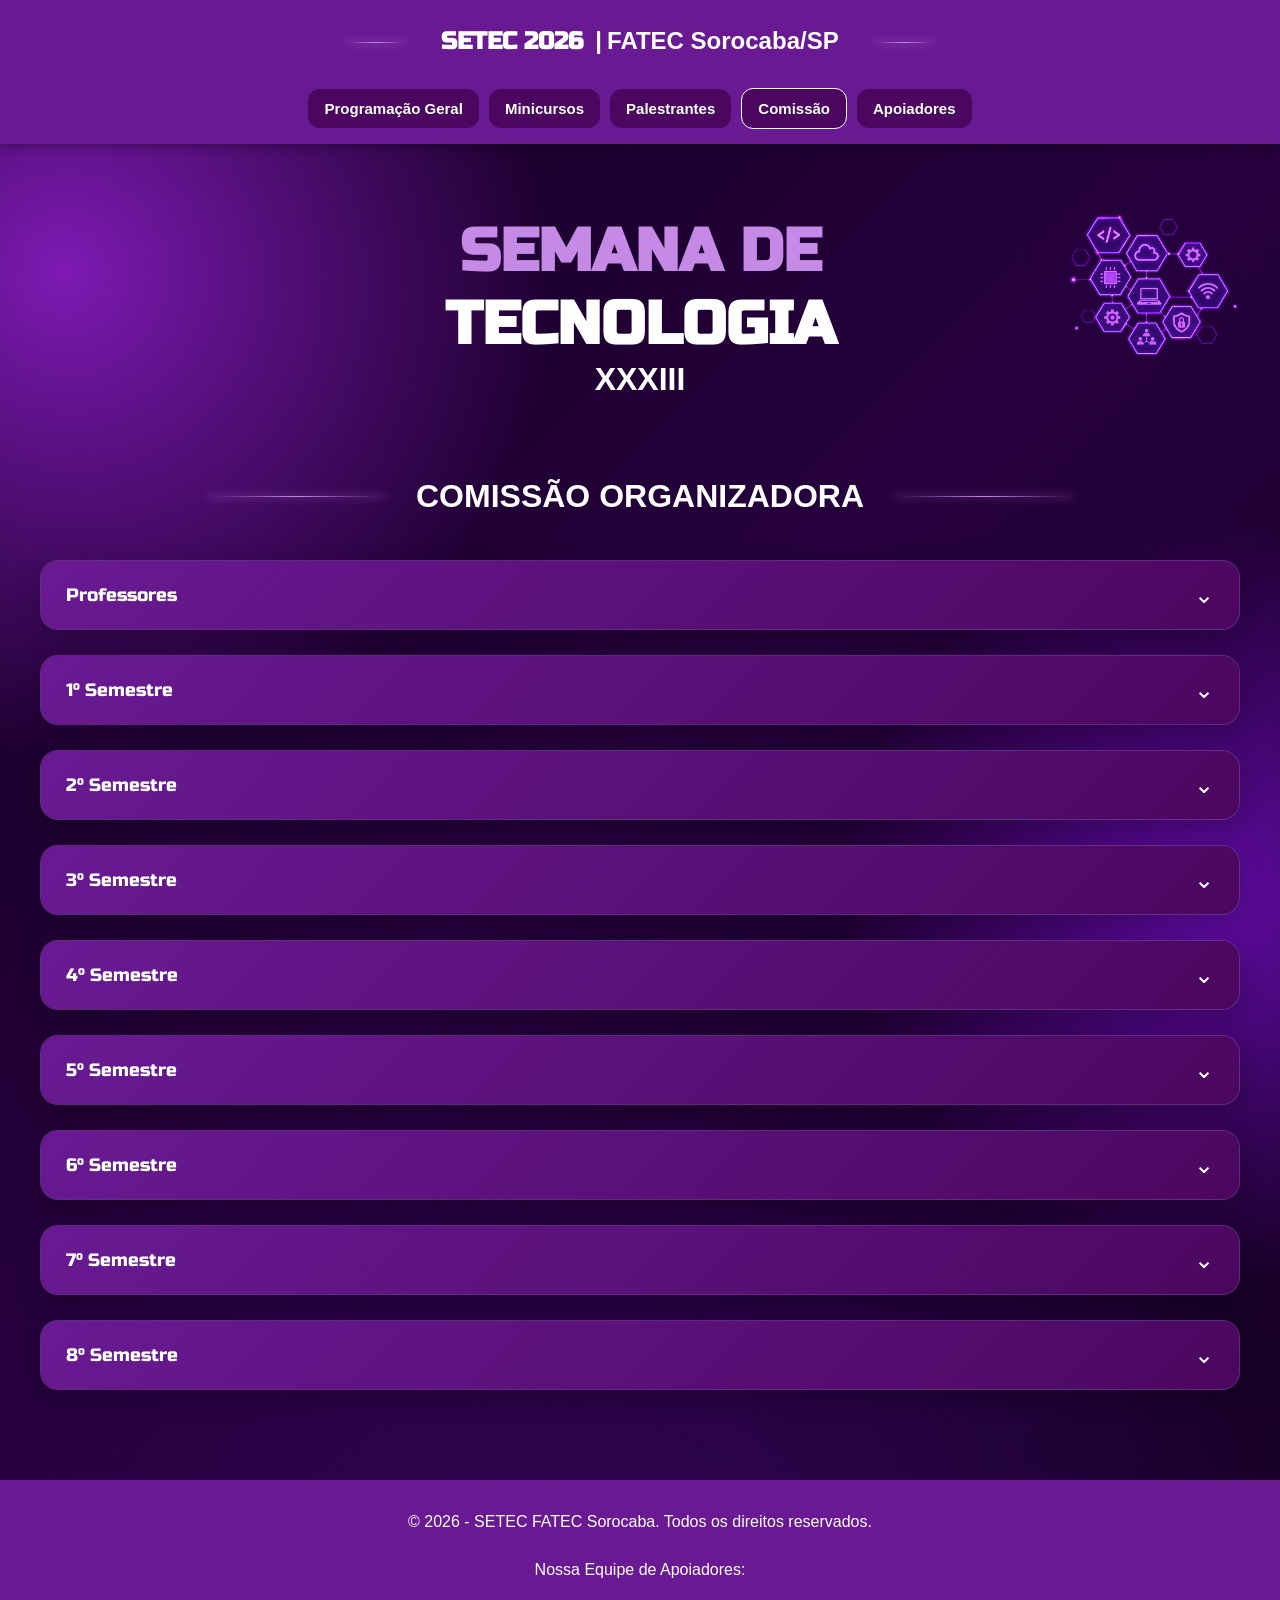
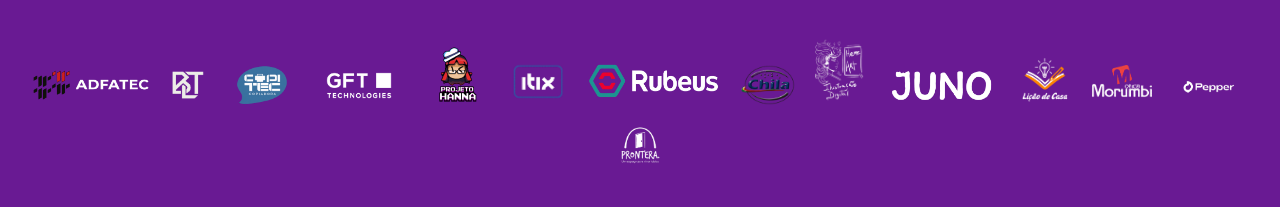
<file: equipe.html>
<!DOCTYPE html>
<html lang="pt-br">

<head>
    <meta charset="UTF-8">
    <meta name="viewport" content="width=device-width, initial-scale=1.0">

    <title>SETEC 2026 - FATEC SOROCABA</title>

    <link rel="stylesheet" href="./styles/style-equipe.css">
    <link rel="stylesheet" href="./styles/style-index.css">

    <meta name="author" content="Ágatha Cristina, Júlia Ribeiro, Guilherme Lao, Alexandra Oliveira, Sofia Oliveira">
    <meta name="description" content="Site SETEC 2026, evento da FATEC de Sorocaba/SP">
    <meta name="keywords" content="setec, fatec, sorocaba, evento, semana da tecnologia">

</head>

<body id="inicio">

    <header class="header-1">

        <nav class="nav bd-grid">

            <div>
                <a href="index.html" class="nav-logo active">
                    <span class="setec-2026">SETEC 2026 </span> <span class="barra">|</span>FATEC Sorocaba/SP
                </a>
            </div>

            <button id="menu-button">­≡</button>

            <div class="nav-menu" id="nav-menu">

                <ul class="nav-list">

                    <li class="dropdown">
                        <a href="index.html" class="nav-link" id="dropdown">
                            Programação Geral
                        </a>

                        <div class="dropdown-menu">
                            <a href="index.html#dia05" class="nav-link">05/10</a>
                            <a href="index.html#dia06" class="nav-link">06/10</a>
                            <a href="index.html#dia07" class="nav-link">07/10</a>
                            <a href="index.html#dia08" class="nav-link">08/10</a>
                            <a href="index.html#dia09" class="nav-link">09/10</a>
                        </div>
                    </li>

                    <li class="dropdown">
                        <a href="minicursos.html" class="nav-link" id="dropdown">
                            Minicursos
                        </a>

                        <div class="dropdown-menu">
                            <a href="minicursos.html#dia06m" class="nav-link">06/10</a>
                            <a href="minicursos.html#dia07m" class="nav-link">07/10</a>
                            <a href="minicursos.html#dia08m" class="nav-link">08/10</a>
                            <a href="minicursos.html#dia09m" class="nav-link">09/10</a>
                        </div>
                    </li>

                    <li class="dropdown">
                        <a href="palestrantes.html" class="nav-link" id="dropdown">
                            Palestrantes
                        </a>
                        <div class="dropdown-menu">
                            <a href="palestrantes.html#dia05p" class="nav-link">05/10</a>
                            <a href="palestrantes.html#dia06p" class="nav-link">06/10</a>
                            <a href="palestrantes.html#dia07p" class="nav-link">07/10</a>
                            <a href="palestrantes.html#dia08p" class="nav-link">08/10</a>
                            <a href="palestrantes.html#dia09p" class="nav-link">09/10</a>
                        </div>
                    </li>

                    <li class="nav-item">
                        <a href="#inicio" class="nav-link link-selecionado" id="link-atual">
                            Comissão
                        </a>
                    </li>

                    <li class="nav-item">
                        <a href="apoiadores.html" class="nav-link">
                            Apoiadores
                        </a>
                    </li>

                </ul>

            </div>

        </nav>

    </header>

    <main>

        <div class="inicio">
            <div class="titulo-programacao">

                <h1 class="titulo semana">SEMANA DE</h1>
                <h1 class="titulo tec">TECNOLOGIA</h1>
                <h1>XXXIII</h1>

                <h1 class="programacao">COMISSÃO ORGANIZADORA</h1>

            </div>
            <img class="img" src="images/icones.png">

        </div>

        <section class="equipe-setec">

            <div class="semestres-grid">

                <!-- PROFESSORES -->
                <details class="semestre">
                    <summary>
                        <span>Professores</span>
                        <span class="seta">⌄</span>
                    </summary>

                    <div class="integrantes">
                        <!--PROFESSORES-->
                        <div class="turno manha">
                            <h3>📚 Professores</h3>
                            <ul>
                                <li>Fernando Cesar de Miranda</li>
                                <li>Denilce de Almeida Oliveira Veloso</li>
                                <li>Ana Carolina Camargo Francisco</li>
                                <li>Cristiano Palomar Mercado</li>
                            </ul>
                        </div>

                    </div>
                </details>

                <!-- 1º SEMESTRE -->
                <details class="semestre">
                    <summary>
                        <span>1º Semestre</span>
                        <span class="seta">⌄</span>
                    </summary>

                    <div class="integrantes">

                        <div class="turno manha">
                            <h3>☀️ Manhã</h3>
                            <ul>
                                <li>Aline Cristine de Almeida</li>
                                <li>Ewerton Mendes Hartkoff</li>
                            </ul>
                        </div>

                        <div class="turno noite">
                            <h3>🌙 Noite</h3>
                            <ul>
                                <li>Gustavo Bernardini de Lima</li>
                                <li>Samantha Cardoso dos Santos</li>
                            </ul>
                        </div>

                    </div>
                </details>


                <!-- 2º SEMESTRE -->
                <details class="semestre">
                    <summary>
                        <span>2º Semestre</span>
                        <span class="seta">⌄</span>
                    </summary>

                    <div class="integrantes">

                        <div class="turno manha">
                            <h3>☀️ Manhã</h3>
                            <ul>
                                <li>Ágatha Cristina Marinho da Costa</li>
                                <li>Alexandra Oliveira da Silva</li>
                                <li>Guilherme Lao</li>
                                <li>Hugo Rafael Alves Costa</li>
                                <li>Júlia Ribeiro de Souza</li>
                                <li>Larissa Vitória de Oliveira Maciel</li>
                                <li>Pedro Roman Gomes</li>
                                <li>Sofia Oliveira da Silva</li>
                            </ul>
                        </div>

                        <div class="turno noite">
                            <h3>🌙 Noite</h3>
                            <ul>
                                <li>Marcelo Tadeu Souza Lopes Júnior</li>
                                <li>Natan Dunelatis</li>
                            </ul>
                        </div>

                    </div>
                </details>


                <!-- 3º SEMESTRE -->
                <details class="semestre">
                    <summary>
                        <span>3º Semestre</span>
                        <span class="seta">⌄</span>
                    </summary>

                    <div class="integrantes">

                        <div class="turno manha">
                            <h3>☀️ Manhã</h3>
                            <ul>
                                <li>Ari Corrêa</li>
                                <li>Caroline Rosa Theodoro</li>
                                <li>Jéssica Sanches Cunha</li>
                                <li>Lucimara Pereira César</li>
                                <li>Maria Eduarda Bavaresco Carvalho</li>
                                <li>Nicole Cesário</li>
                                <li>Pedro Calderan Gouveia</li>
                                <li>Thaísa de Jesus Castro</li>
                            </ul>
                        </div>

                        <div class="turno noite">
                            <h3>🌙 Noite</h3>
                            <ul>
                                <li>Gabriel Pereira da Cruz de Souza</li>
                                <li>Hellen Junqueira</li>
                                <li>Letícia Venancio de Oliveira</li>
                                <li>Maria Clara Borim</li>
                                <li>Miguel Diego Rosa Silva</li>
                            </ul>
                        </div>

                    </div>
                </details>


                <!-- 4º SEMESTRE -->
                <details class="semestre">
                    <summary>
                        <span>4º Semestre</span>
                        <span class="seta">⌄</span>
                    </summary>

                    <div class="integrantes">

                        <div class="turno manha">
                            <h3>☀️ Manhã</h3>
                            <ul>
                                <li>Alfred Domke Albach</li>
                                <li>Carolina Campos Leme de Barros</li>
                                <li>Davi Chwen Shi Guo</li>
                                <li>Hugo Florio Iorio</li>
                                <li>João Pedro Soares da Rosa Oliveira</li>
                                <li>Maria Luiza Soares dos Santos</li>
                                <li>Mateus Marcondes Tognoli</li>
                                <li>Murilo Ferrari Menezes</li>
                                <li>Reynaldo José Pedroso Ramos Neto</li>
                                <li>Ricardo Cardoso Akimoto</li>
                                <li>Thaís Duarte de Souza</li>
                            </ul>
                        </div>

                        <div class="turno noite">
                            <h3>🌙 Noite</h3>
                            <ul>
                                <li>Enzo Soares de Oliveira</li>
                            </ul>
                        </div>

                    </div>
                </details>


                <!-- 5º SEMESTRE -->
                <details class="semestre">
                    <summary>
                        <span>5º Semestre</span>
                        <span class="seta">⌄</span>
                    </summary>

                    <div class="integrantes">

                        <div class="turno manha">
                            <h3>☀️ Manhã</h3>
                            <ul>
                                <li>Gabriel Dos Santos Oliveira</li>
                                <li>José Carlos de Barros Junior</li>
                                <li>Lana Lumi Ida Mathias</li>
                            </ul>
                        </div>

                        <div class="turno noite">
                            <h3>🌙 Noite</h3>
                            <ul>
                                <li>Enzo Monteiro Lima</li>
                                <li>Isabelli Alves Pêgo</li>
                                <li>João Francisco Estanislau Holtz</li>
                                <li>Jean Ortiz</li>
                                <li>Júlia Ferreira da Silva</li>
                                <li>Júlia Thaís Oliveira Pedroso</li>
                                <li>Natanael Francisco Ferreira de Freitas</li>
                                <li>Tiago Felipe Martins Camargo</li>
                                <li>Vinicius Romera Carvalho</li>
                            </ul>
                        </div>

                    </div>
                </details>


                <!-- 6º SEMESTRE -->
                <details class="semestre">
                    <summary>
                        <span>6º Semestre</span>
                        <span class="seta">⌄</span>
                    </summary>

                    <div class="integrantes">

                        <div class="turno manha">
                            <h3>☀️ Manhã</h3>
                            <ul>
                                <li>Carina de Souza</li>
                                <li>Evandro Rodrigues de Arruda</li>
                                <li>Maria Eduarda Rodrigues Simões</li>
                                <li>Matheus Portes Ourique</li>
                                <li>Nicolas Gimenez Alcalde</li>
                                <li>Pablo Vinícius de Camargo</li>
                                <li>Rafaela Yumi Shimoda</li>
                            </ul>
                        </div>

                        <div class="turno noite">
                            <h3>🌙 Noite</h3>
                            <ul>
                                <li>Igor Rodrigues De Paula</li>
                                <li>Jorge Eduardo Balan</li>
                            </ul>
                        </div>

                    </div>
                </details>


                <!-- 7º SEMESTRE -->
                <details class="semestre">
                    <summary>
                        <span>7º Semestre</span>
                        <span class="seta">⌄</span>
                    </summary>

                    <div class="integrantes">

                        <div class="turno noite">
                            <h3>🌙 Noite</h3>
                            <ul>
                                <li>Vinicius de Freitas Vieira</li>
                            </ul>
                        </div>

                    </div>
                </details>


                <!-- 8º SEMESTRE -->
                <details class="semestre">
                    <summary>
                        <span>8º Semestre</span>
                        <span class="seta">⌄</span>
                    </summary>

                    <div class="integrantes">

                        <div class="turno noite">
                            <h3>🌙 Noite</h3>
                            <ul>
                                <li>Giovana Silva Maximo</li>
                            </ul>
                        </div>

                    </div>
                </details>

            </div>

        </section>
        </div>

    </main>

    <footer id="apoiadores">

        <p id="footer-title">

            &copy; 2026 - SETEC FATEC Sorocaba.
            Todos os direitos reservados.

            <br><br>

            Nossa Equipe de Apoiadores:

            <br><br>

        </p>

        <img src="./images/ADFATEC.png" alt="ADFATEC">

        <a href="">
            <img src="./images/blt.png" alt="blt">
        </a>

        <a href="">
            <img src="./images/COPITEC2.png" alt="blt">
        </a>

        <a href="https://www.gft.com/br/pt">
            <img src="./images/gft.png" alt="gft" class="gft">
        </a>

        <a href="https://www.projetohanna.com/">
            <img src="./images/hanna.png" alt="hanna" class="hanna">
        </a>

        <a href="https://itixti.com.br/">
            <img src="./images/itix.png" alt="Itix" class="itix">
        </a>

        <a href="https://rubeus.com.br/">
            <img src="./images/rubeus.png" alt="rubeus" class="rubeus">
        </a>

        <a href="https://www.instagram.com/restaurantechila/">
            <img src="./images/chila.png" alt="rubeus" class="chila">
        </a>

        <a href="https://rubeus.com.br/">
            <img src="./images/heme.png" alt="rubeus" class="heme">
        </a>

        <a href="https://rubeus.com.br/">
            <img src="./images/juno.png" alt="rubeus" class="juno">
        </a>

        <a href="https://rubeus.com.br/">
            <img src="./images/licao_de_casa.png" alt="rubeus" class="licao">
        </a>

        <a href="https://rubeus.com.br/">
            <img src="./images/morumbi.png" alt="rubeus" class="morumbi">
        </a>

        <a href="https://lp.pepper.com.br/">
            <img src="./images/pepper.png" alt="rubeus" class="pepper">
        </a>

        <a href="https://rubeus.com.br/">
            <img src="./images/prontera.png" alt="rubeus" class="pontera">
        </a>

    </footer>

    <script src="script.js"></script>
</body>

</html>
</file>
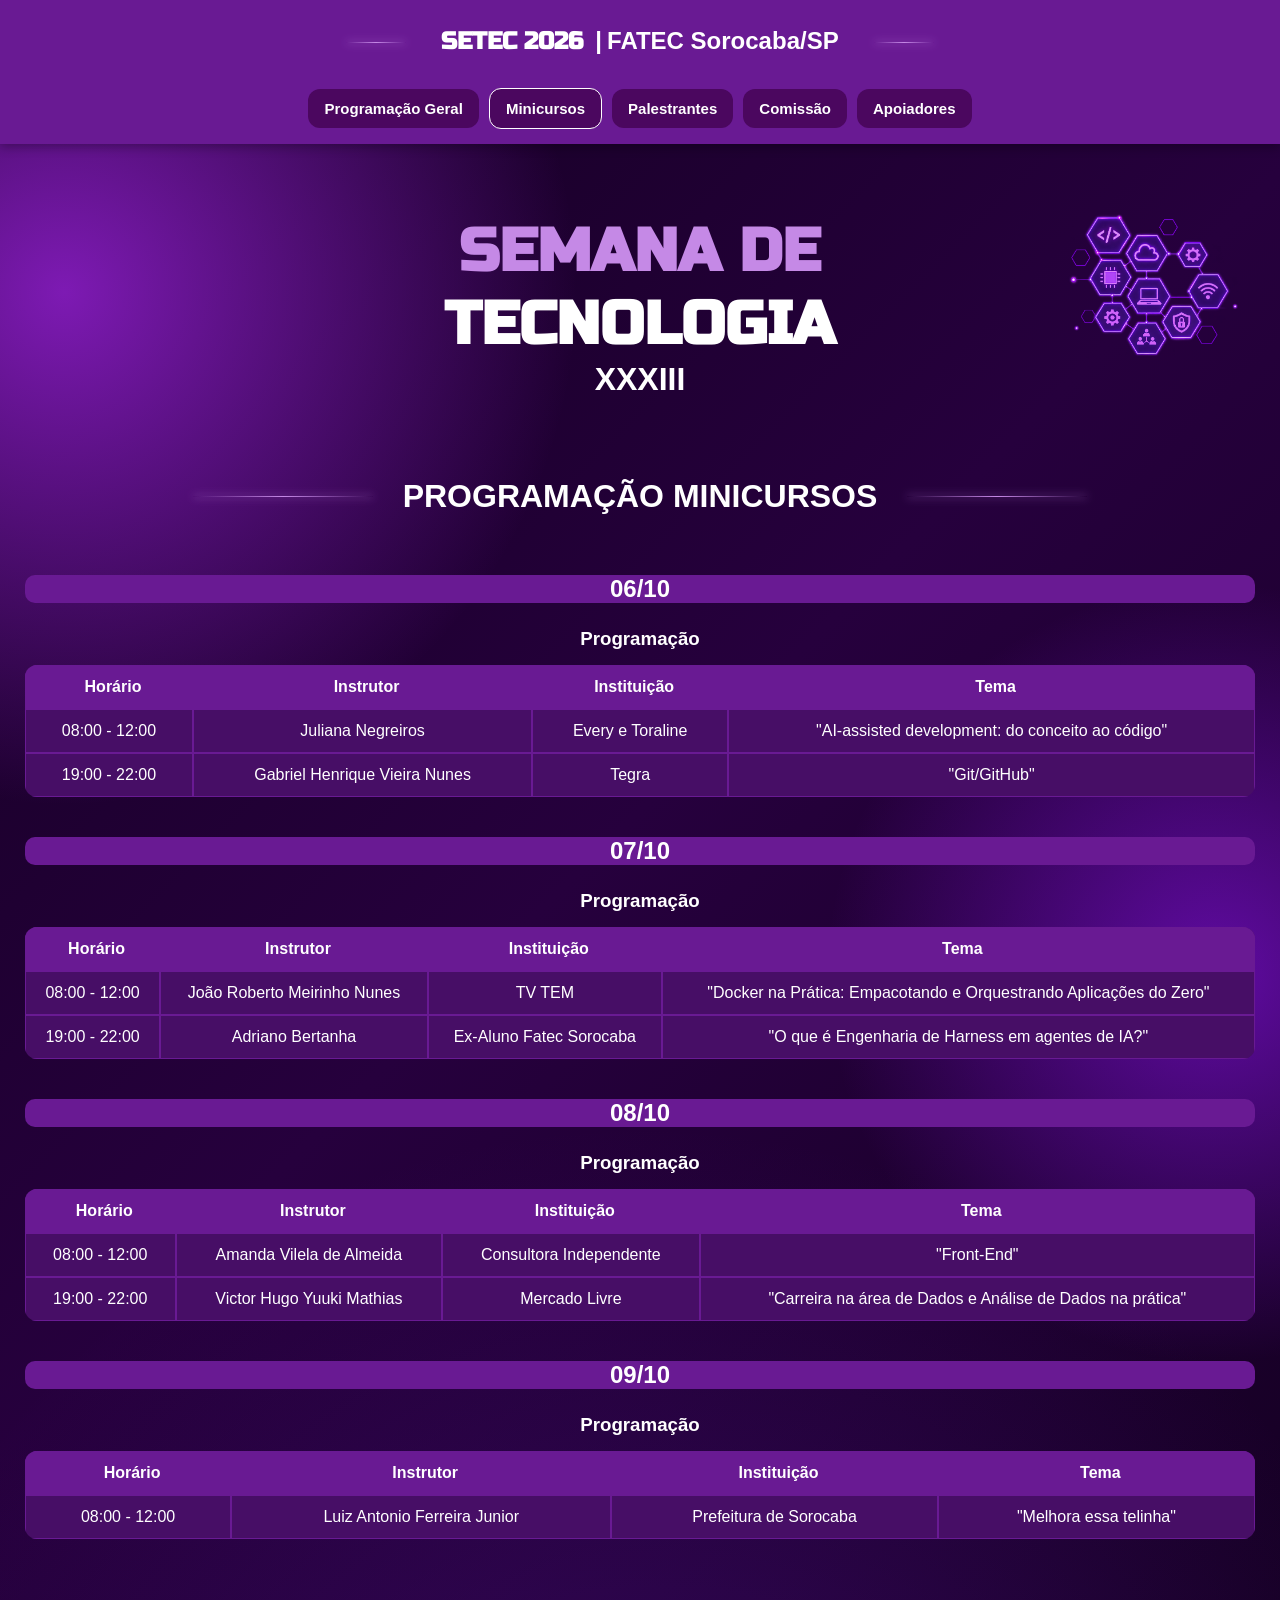
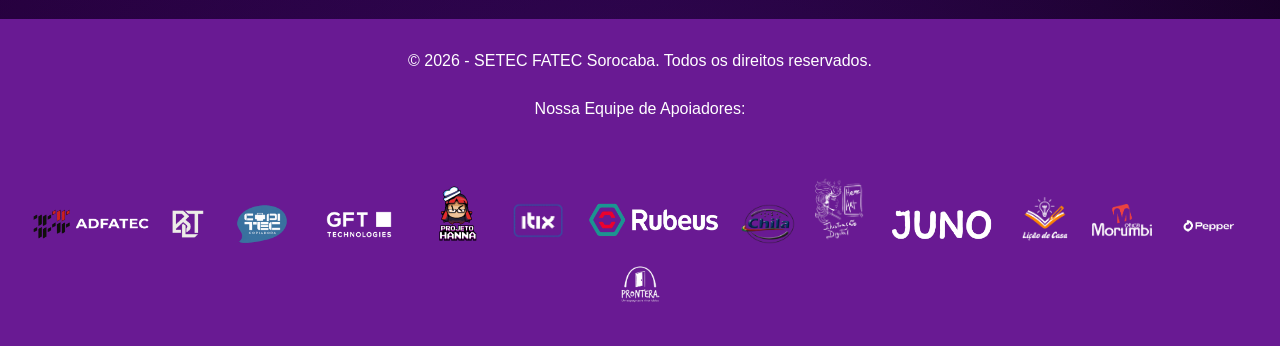
<file: minicursos.html>
<!DOCTYPE html>
<html lang="pt-br">

<head>
    <meta charset="UTF-8">
    <meta name="viewport" content="width=device-width, initial-scale=1.0">

    <title>SETEC 2026 - FATEC SOROCABA</title>

    <meta name="author" content="Ágatha Cristina, Júlia Ribeiro, Guilherme Lao, Alexandra Oliveira, Sofia Oliveira">
    <meta name="description" content="Site SETEC 2026, evento da FATEC de Sorocaba/SP">
    <meta name="keywords" content="setec, fatec, sorocaba, evento, semana da tecnologia">

    <link rel="stylesheet" href="./styles/style-index.css">

</head>

<body id="inicio">

    <header class="header-1">

        <nav class="nav bd-grid">

            <div>
                <a href="index.html" class="nav-logo active">
                    <span class="setec-2026">SETEC 2026 </span> <span class="barra">|</span>FATEC Sorocaba/SP
                </a>
            </div>

            <button id="menu-button">­≡</button>

            <div class="nav-menu" id="nav-menu">

                <ul class="nav-list">

                    <li class="dropdown">
                        <a href="index.html" class="nav-link" id="dropdown">
                            Programação Geral
                        </a>

                        <div class="dropdown-menu">
                            <a href="index.html#dia05" class="nav-link">05/10</a>
                            <a href="index.html#dia06" class="nav-link">06/10</a>
                            <a href="index.html#dia07" class="nav-link">07/10</a>
                            <a href="index.html#dia08" class="nav-link">08/10</a>
                            <a href="index.html#dia09" class="nav-link">09/10</a>
                        </div>
                    </li>

                    <li class="dropdown">
                        <a href="#inicio" class="nav-link link-selecionado" id="dropdown">
                            Minicursos
                        </a>

                        <div class="dropdown-menu">
                            <a href="minicursos.html#dia06m" class="nav-link">06/10</a>
                            <a href="minicursos.html#dia07m" class="nav-link">07/10</a>
                            <a href="minicursos.html#dia08m" class="nav-link">08/10</a>
                            <a href="minicursos.html#dia09m" class="nav-link">09/10</a>
                        </div>
                    </li>

                    <li class="dropdown">
                        <a href="palestrantes.html" class="nav-link" id="dropdown">
                            Palestrantes
                        </a>
                        <div class="dropdown-menu">
                            <a href="palestrantes.html#dia05p" class="nav-link">05/10</a>
                            <a href="palestrantes.html#dia06p" class="nav-link">06/10</a>
                            <a href="palestrantes.html#dia07p" class="nav-link">07/10</a>
                            <a href="palestrantes.html#dia08p" class="nav-link">08/10</a>
                            <a href="palestrantes.html#dia09p" class="nav-link">09/10</a>
                        </div>
                    </li>

                    <li class="nav-item">
                        <a href="equipe.html" class="nav-link">
                            Comissão
                        </a>
                    </li>

                    <li class="nav-item">
                        <a href="apoiadores.html" class="nav-link">
                            Apoiadores
                        </a>
                    </li>

                </ul>

            </div>

        </nav>

    </header>

    <main>

        <div class="inicio">
            <div class="titulo-programacao">

                <h1 class="titulo semana">SEMANA DE</h1>
                <h1 class="titulo tec">TECNOLOGIA</h1>
                <h1>XXXIII</h1>

                <h1 class="programacao">PROGRAMAÇÃO MINICURSOS</h1>

            </div>
            <img class="img" src="images/icones.png">

        </div>

        <section class="dia" id="dia06m">

            <h2 class="dia-titulo">06/10</h2>

            <h3 class="periodo-titulo">Programação</h3>

            <div class="tabela-container">

                <table>

                    <thead>
                        <tr>
                            <th><i class="fa-regular fa-clock"></i> Horário</th>
                            <th><i class="fa-solid fa-users"></i>Instrutor</th>
                            <th><i class="fa-solid fa-building"></i> Instituição</th>
                            <th><i class="fa-solid fa-file-lines"></i> Tema</th>
                        </tr>
                    </thead>

                    <tbody>

                        <tr>
                            <td class="horario">08:00 - 12:00</td>
                            <td class="atividade">Juliana Negreiros</td>
                            <td>Every e Toraline</td>
                            <td>"AI-assisted development: do conceito ao código"</td>
                        </tr>

                        <tr>
                            <td class="horario">19:00 - 22:00</td>
                            <td class="atividade">Gabriel Henrique Vieira Nunes</td>
                            <td>Tegra</td>
                            <td>"Git/GitHub"</td>
                        </tr>

                    </tbody>

                </table>

            </div>

        </section>

        <section class="dia" id="dia07m">

            <h2 class="dia-titulo">07/10</h2>

            <h3 class="periodo-titulo">Programação</h3>

            <div class="tabela-container">

                <table>

                    <thead>
                        <tr>
                            <th><i class="fa-regular fa-clock"></i> Horário</th>
                            <th><i class="fa-solid fa-users"></i>Instrutor</th>
                            <th><i class="fa-solid fa-building"></i> Instituição</th>
                            <th><i class="fa-solid fa-file-lines"></i> Tema</th>
                        </tr>
                    </thead>

                    <tbody>

                        <tr>
                            <td class="horario">08:00 - 12:00</td>
                            <td class="atividade">João Roberto Meirinho Nunes</td>
                            <td>TV TEM</td>
                            <td>"Docker na Prática: Empacotando e Orquestrando Aplicações do Zero"</td>
                        </tr>

                        <tr>
                            <td class="horario">19:00 - 22:00</td>
                            <td class="atividade">Adriano Bertanha</td>
                            <td>Ex-Aluno Fatec Sorocaba</td>
                            <td>"O que é Engenharia de Harness em agentes de IA?"</td>
                        </tr>

                    </tbody>

                </table>

            </div>

        </section>

        <section class="dia" id="dia08m">

            <h2 class="dia-titulo">08/10</h2>

            <h3 class="periodo-titulo">Programação</h3>

            <div class="tabela-container">

                <table>

                    <thead>
                        <tr>
                            <th><i class="fa-regular fa-clock"></i> Horário</th>
                            <th><i class="fa-solid fa-users"></i>Instrutor</th>
                            <th><i class="fa-solid fa-building"></i> Instituição</th>
                            <th><i class="fa-solid fa-file-lines"></i> Tema</th>
                        </tr>
                    </thead>

                    <tbody>

                        <tr>
                            <td class="horario">08:00 - 12:00</td>
                            <td class="atividade">Amanda Vilela de Almeida</td>
                            <td>Consultora Independente</td>
                            <td>"Front-End"</td>
                        </tr>

                        <tr>
                            <td class="horario">19:00 - 22:00</td>
                            <td class="atividade">Victor Hugo Yuuki Mathias</td>
                            <td>Mercado Livre</td>
                            <td>"Carreira na área de Dados e Análise de Dados na prática"</td>
                        </tr>

                    </tbody>

                </table>

            </div>

        </section>

        <section class="dia" id="dia09m">

            <h2 class="dia-titulo">09/10</h2>

            <h3 class="periodo-titulo">Programação</h3>

            <div class="tabela-container">

                <table>

                    <thead>
                        <tr>
                            <th><i class="fa-regular fa-clock"></i> Horário</th>
                            <th><i class="fa-solid fa-users"></i>Instrutor</th>
                            <th><i class="fa-solid fa-building"></i> Instituição</th>
                            <th><i class="fa-solid fa-file-lines"></i> Tema</th>
                        </tr>
                    </thead>

                    <tbody>

                        <tr>
                            <td class="horario">08:00 - 12:00</td>
                            <td class="atividade">Luiz Antonio Ferreira Junior</td>
                            <td>Prefeitura de Sorocaba</td>
                            <td>"Melhora essa telinha"</td>
                        </tr>

                    </tbody>

                </table>

            </div>

        </section>

    </main>

    <footer id="apoiadores">

        <p id="footer-title">

            &copy; 2026 - SETEC FATEC Sorocaba.
            Todos os direitos reservados.

            <br><br>

            Nossa Equipe de Apoiadores:

            <br><br>

        </p>

        <img src="./images/ADFATEC.png" alt="ADFATEC">

        <a href="">
            <img src="./images/blt.png" alt="blt">
        </a>

        <a href="">
            <img src="./images/COPITEC2.png" alt="blt">
        </a>

        <a href="https://www.gft.com/br/pt">
            <img src="./images/gft.png" alt="gft" class="gft">
        </a>

        <a href="https://www.projetohanna.com/">
            <img src="./images/hanna.png" alt="hanna" class="hanna">
        </a>

        <a href="https://itixti.com.br/">
            <img src="./images/itix.png" alt="Itix" class="itix">
        </a>

        <a href="https://rubeus.com.br/">
            <img src="./images/rubeus.png" alt="rubeus" class="rubeus">
        </a>

        <a href="https://www.instagram.com/restaurantechila/">
            <img src="./images/chila.png" alt="rubeus" class="chila">
        </a>

        <a href="https://rubeus.com.br/">
            <img src="./images/heme.png" alt="rubeus" class="heme">
        </a>

        <a href="https://rubeus.com.br/">
            <img src="./images/juno.png" alt="rubeus" class="juno">
        </a>

        <a href="https://rubeus.com.br/">
            <img src="./images/licao_de_casa.png" alt="rubeus" class="licao">
        </a>

        <a href="https://rubeus.com.br/">
            <img src="./images/morumbi.png" alt="rubeus" class="morumbi">
        </a>

        <a href="https://lp.pepper.com.br/">
            <img src="./images/pepper.png" alt="rubeus" class="pepper">
        </a>

        <a href="https://rubeus.com.br/">
            <img src="./images/prontera.png" alt="rubeus" class="pontera">
        </a>

    </footer>

    <script src="script.js"></script>
</body>

</html>
</file>
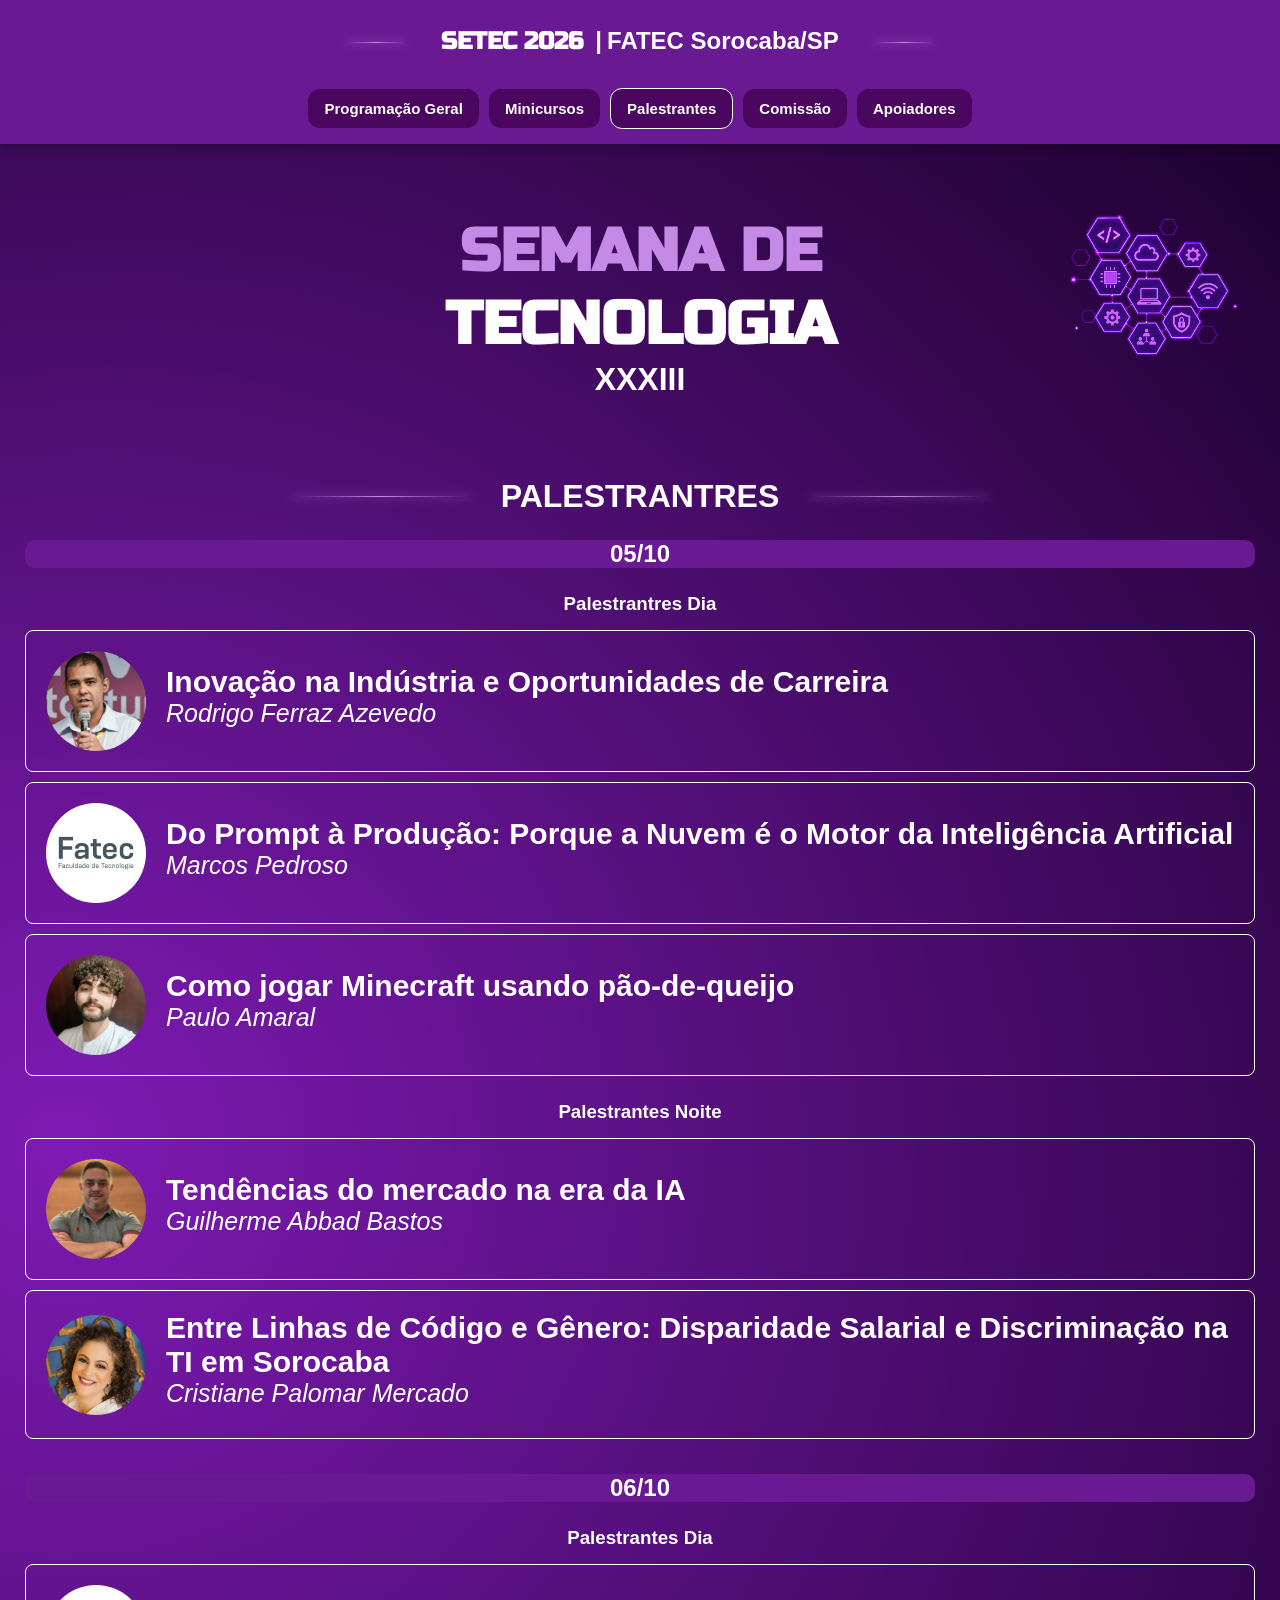
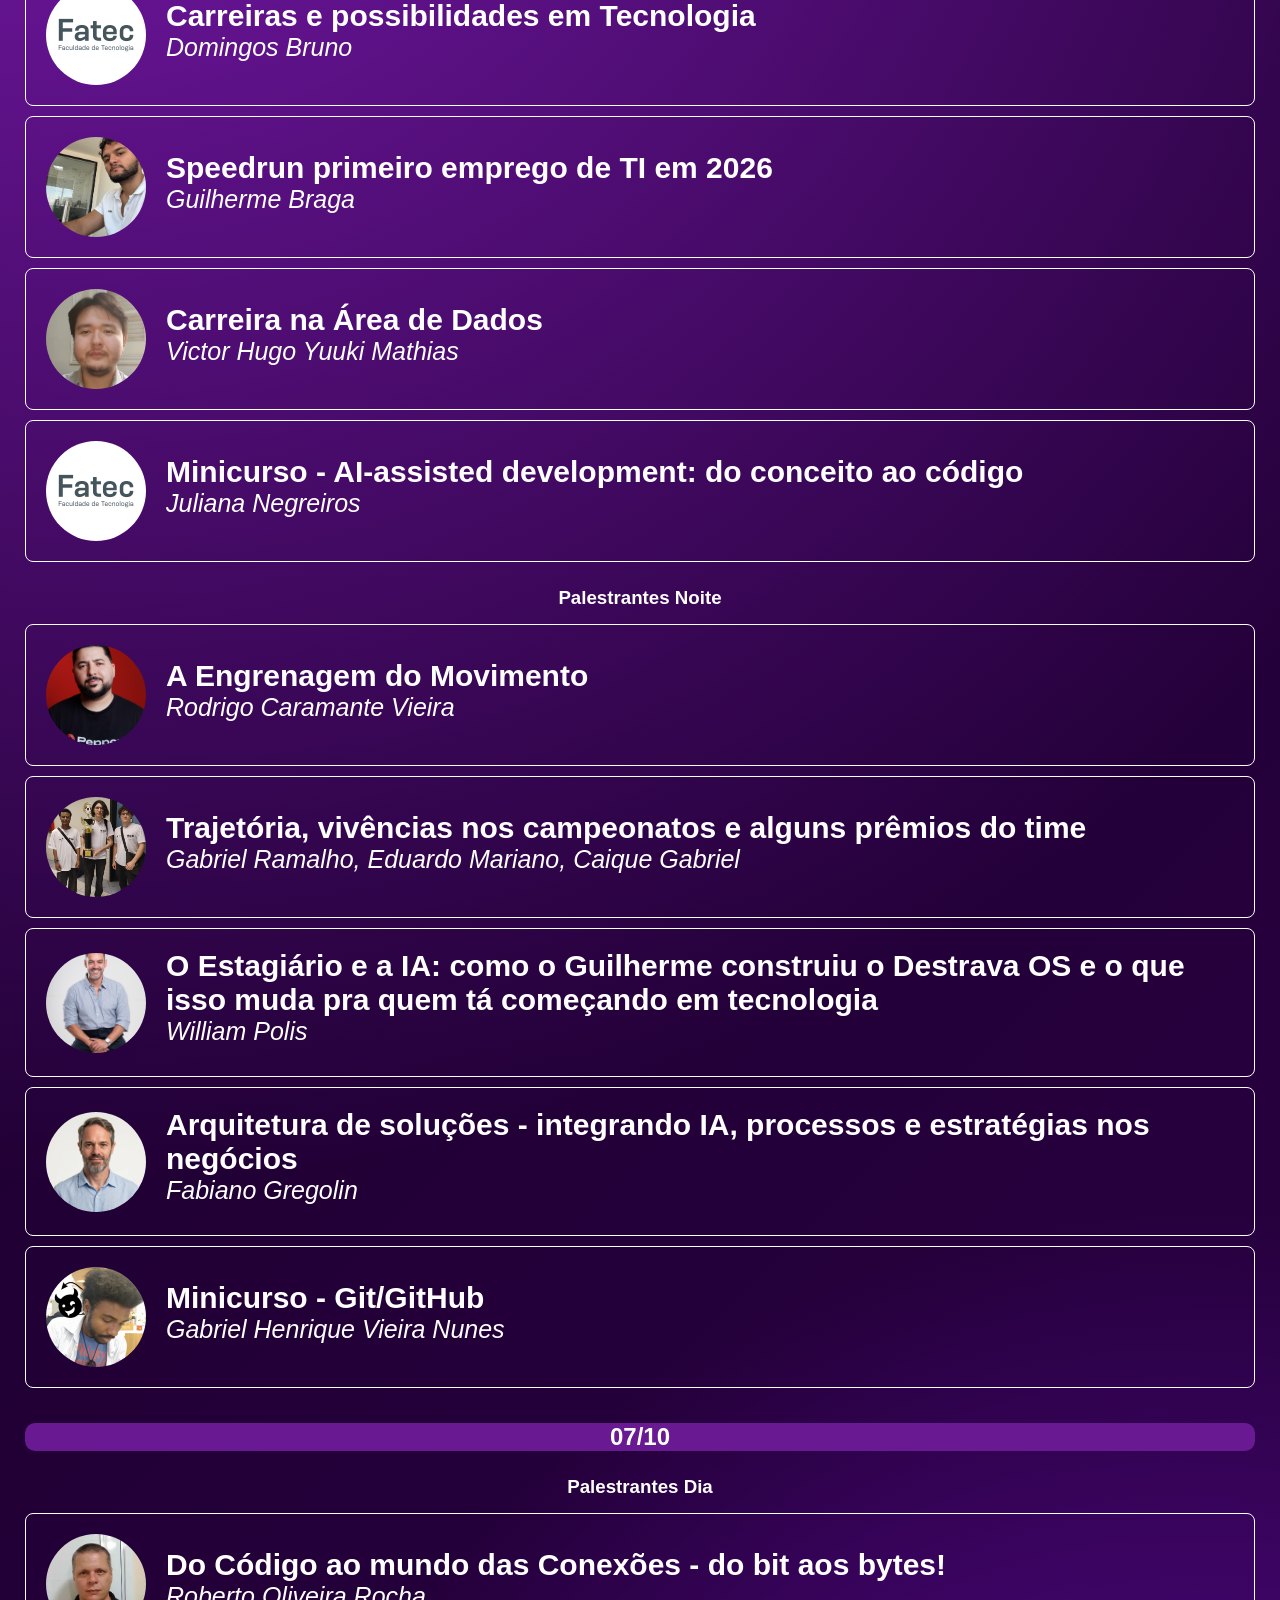
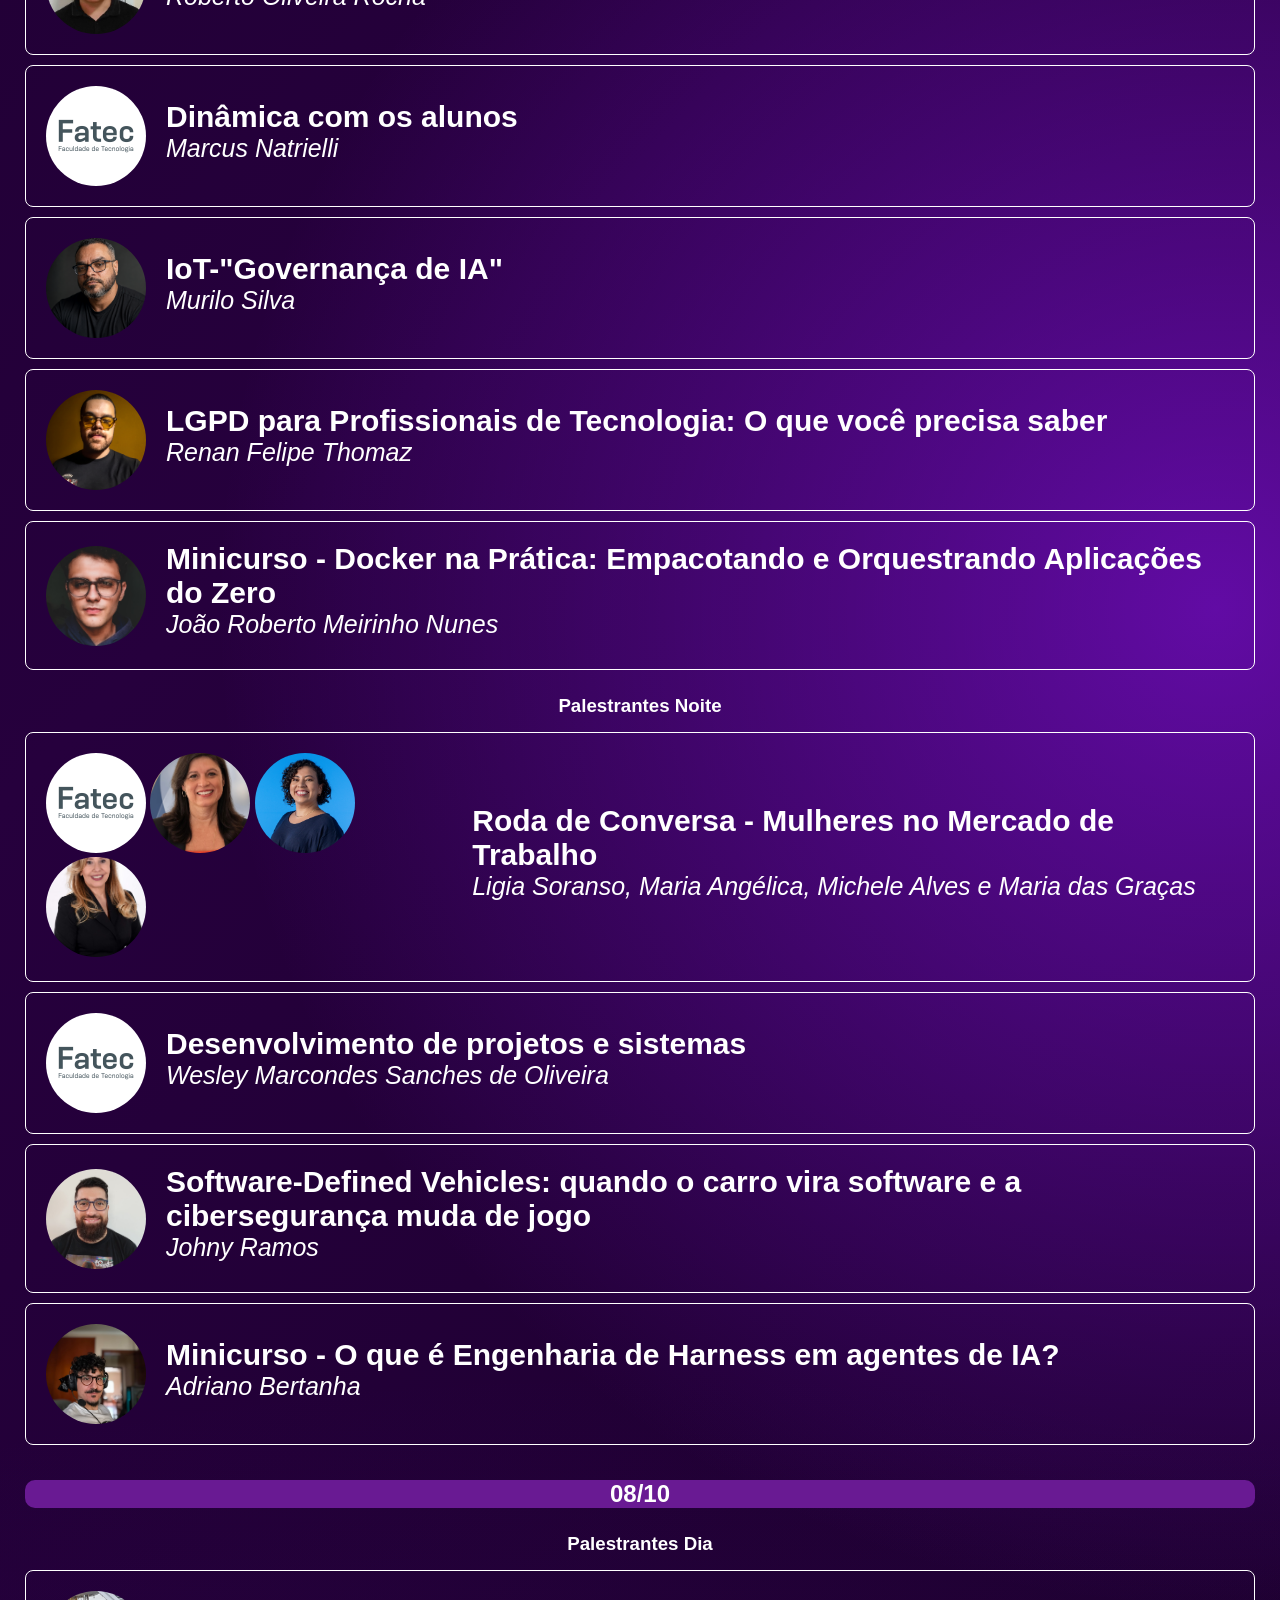
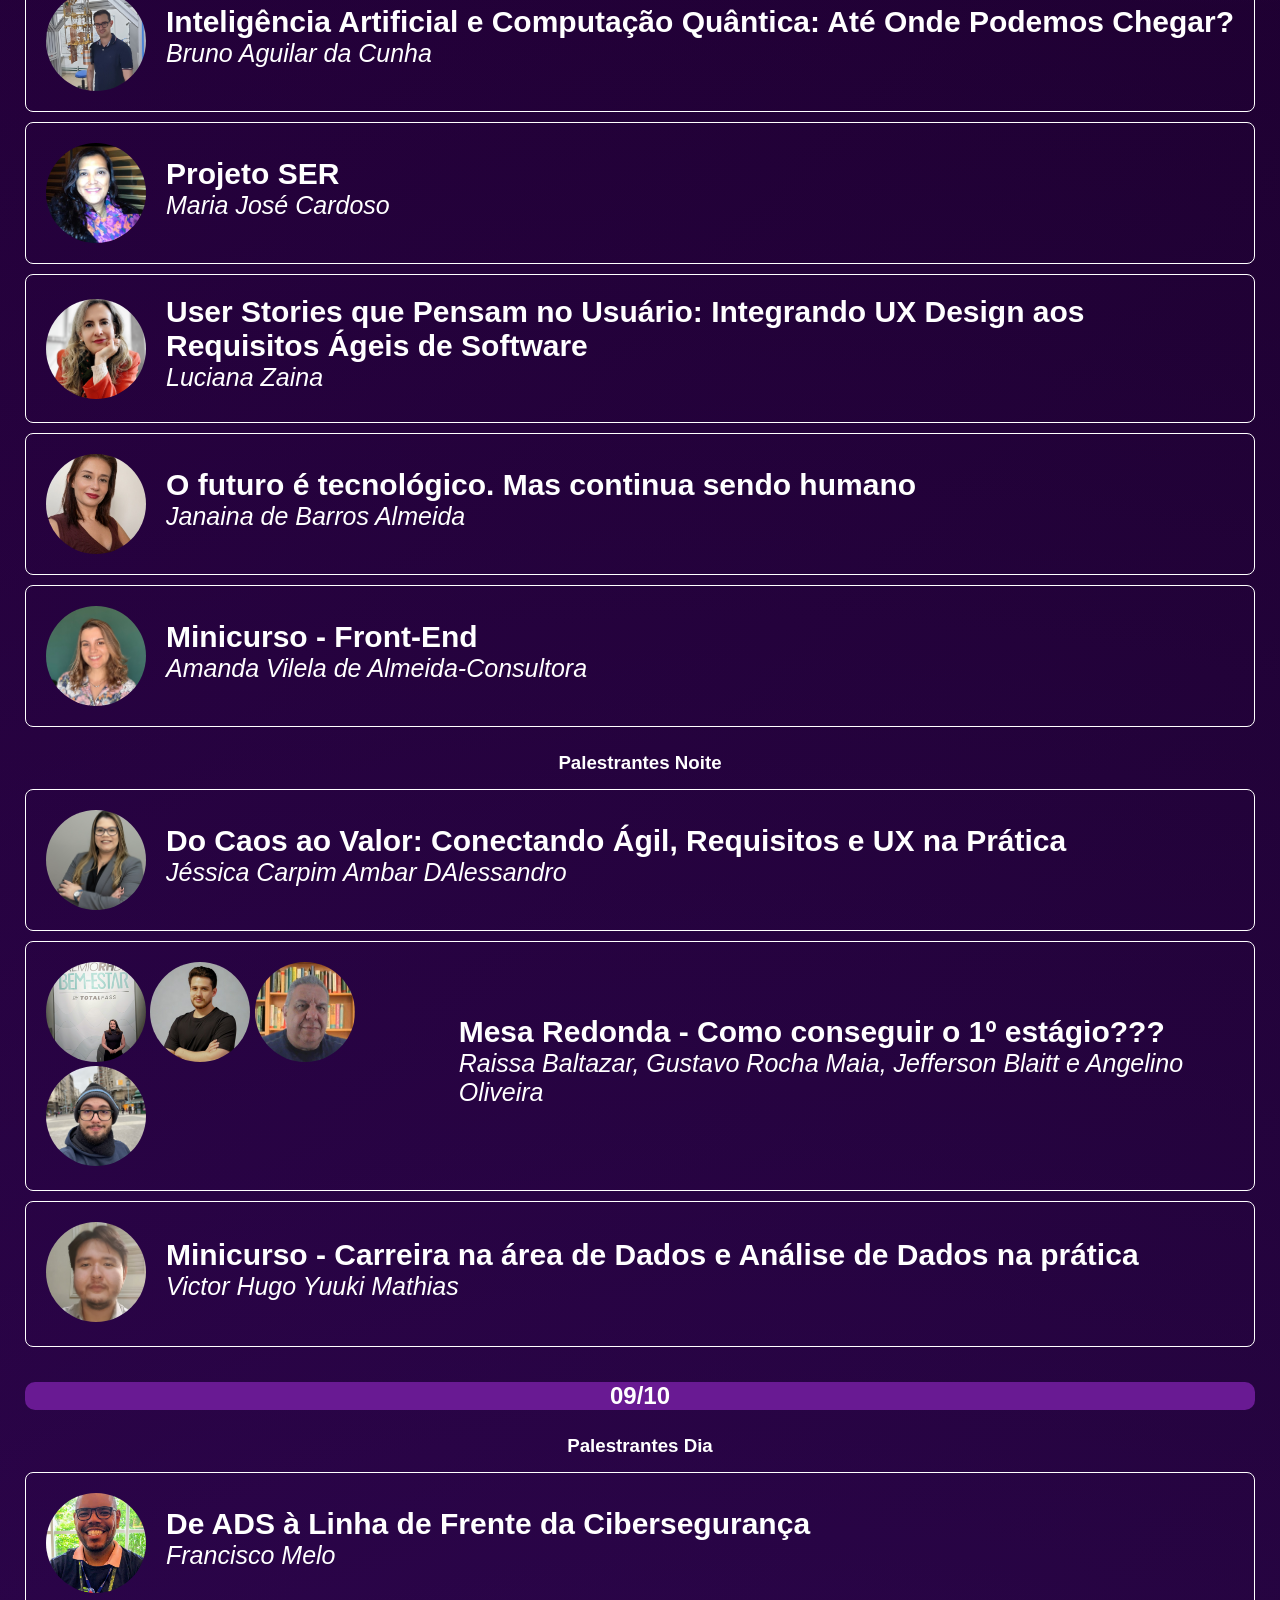
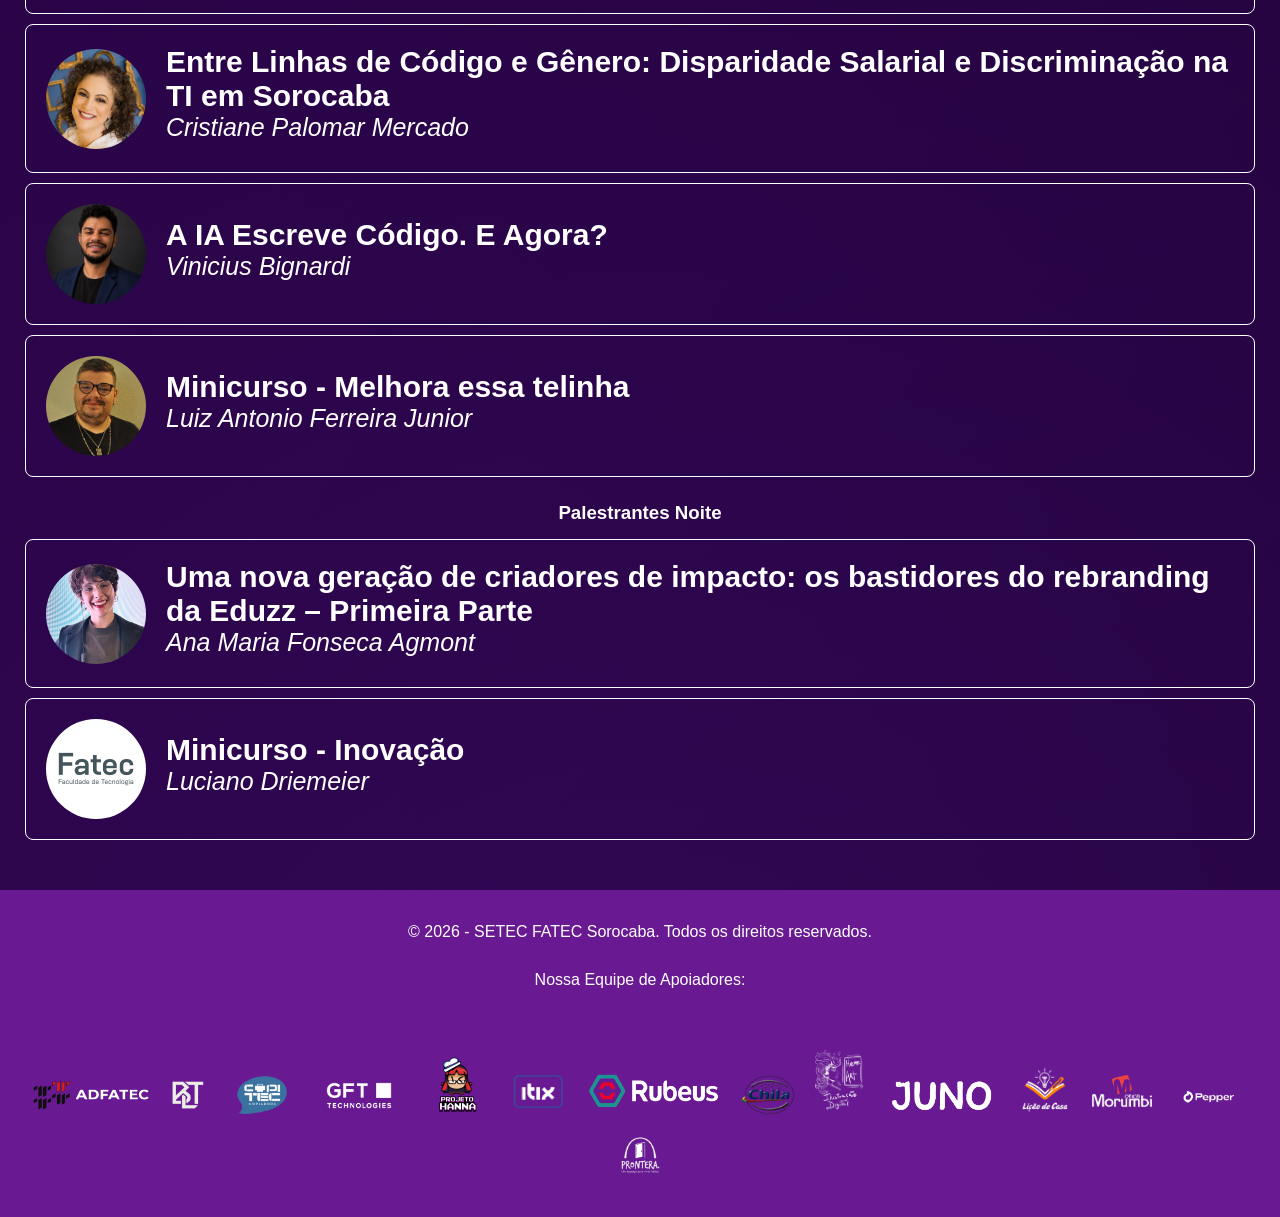
<file: palestrantes.html>
<!DOCTYPE html>
<html lang="pt-br">

<head>
    <meta charset="UTF-8">
    <meta name="viewport" content="width=device-width, initial-scale=1.0">

    <title>SETEC 2026 - FATEC SOROCABA</title>

    <link rel="stylesheet" href="./styles/style-index.css">
    <link rel="stylesheet" href="./styles/style-palestrante.css">

    <meta name="author" content="Ágatha Cristina, Júlia Ribeiro, Guilherme Lao, Alexandra Oliveira, Sofia Oliveira">
    <meta name="description" content="Site SETEC 2026, evento da FATEC de Sorocaba/SP">
    <meta name="keywords" content="setec, fatec, sorocaba, evento, semana da tecnologia">

</head>

<body id="inicio">

    <header class="header-1">

        <nav class="nav bd-grid">

            <div>
                <a href="index.html" class="nav-logo active">
                    <span class="setec-2026">SETEC 2026 </span> <span class="barra">|</span>FATEC Sorocaba/SP
                </a>
            </div>

            <button id="menu-button">­≡</button>

            <div class="nav-menu" id="nav-menu">

                <ul class="nav-list">

                    <li class="dropdown">
                        <a href="index.html" class="nav-link" id="dropdown">
                            Programação Geral
                        </a>

                        <div class="dropdown-menu">
                            <a href="index.html#dia05" class="nav-link">05/10</a>
                            <a href="index.html#dia06" class="nav-link">06/10</a>
                            <a href="index.html#dia07" class="nav-link">07/10</a>
                            <a href="index.html#dia08" class="nav-link">08/10</a>
                            <a href="index.html#dia09" class="nav-link">09/10</a>
                        </div>
                    </li>

                    <li class="dropdown">
                        <a href="minicursos.html" class="nav-link" id="dropdown">
                            Minicursos
                        </a>

                        <div class="dropdown-menu">
                            <a href="minicursos.html#dia06m" class="nav-link">06/10</a>
                            <a href="minicursos.html#dia07m" class="nav-link">07/10</a>
                            <a href="minicursos.html#dia08m" class="nav-link">08/10</a>
                            <a href="minicursos.html#dia09m" class="nav-link">09/10</a>
                        </div>
                    </li>

                    <li class="dropdown">
                        <a href="#inicio" class="nav-link link-selecionado" id="dropdown">
                            Palestrantes
                        </a>

                        <div class="dropdown-menu">
                            <a href="palestrantes.html#dia05p" class="nav-link">05/10</a>
                            <a href="palestrantes.html#dia06p" class="nav-link">06/10</a>
                            <a href="palestrantes.html#dia07p" class="nav-link">07/10</a>
                            <a href="palestrantes.html#dia08p" class="nav-link">08/10</a>
                            <a href="palestrantes.html#dia09p" class="nav-link">09/10</a>
                        </div>
                    </li>

                    <li class="nav-item">
                        <a href="equipe.html" class="nav-link">
                            Comissão
                        </a>
                    </li>

                    <li class="nav-item">
                        <a href="apoiadores.html" class="nav-link">
                            Apoiadores
                        </a>
                    </li>

                </ul>

            </div>

        </nav>

    </header>

    <main>

        <div class="inicio">
            <div class="titulo-programacao">

                <h1 class="titulo semana">SEMANA DE</h1>
                <h1 class="titulo tec">TECNOLOGIA</h1>
                <h1>XXXIII</h1>

                <h1 class="programacao">PALESTRANTRES</h1>

            </div>
            <img class="img" src="images/icones.png">

        </div>


        <section class="dia" id="dia05p">

            <h2 class="dia-titulo primeiro-dia">05/10</h2>

            <h3 class="periodo-titulo">Palestrantres Dia</h3>


            <div class="palestrante-container">

                <img class="palestrante-icon" src="images/palestrantes/Rodrigo Ferraz Azevedo-P21.png">

                <div class="texto-palestrante">
                <p class="tema">Inovação na Indústria e Oportunidades de Carreira</p>
                    <p class="nome">Rodrigo Ferraz Azevedo</p>
                </div>

            </div>

            <div class="palestrante-container">

                <img class="palestrante-icon" src="images/fatec-identidade.jpg">

                <div class="texto-palestrante">
                    <p class="tema">Do Prompt à Produção: Porque a Nuvem é o Motor da Inteligência Artificial</p>
                    <p class="nome">Marcos Pedroso</p>
                    <p class="descricao"></p>
                </div>

            </div>

            <div class="palestrante-container">

                <img class="palestrante-icon" src="images/palestrantes/Paulo Amaral-P22.jpg">

                <div class="texto-palestrante">
                    <p class="tema">Como jogar Minecraft usando pão-de-queijo</p>
                    <p class="nome">Paulo Amaral</p>
                    <p class="descricao"></p>
                </div>

            </div>


            <h3 class="periodo-titulo">Palestrantes Noite</h3>

            <div class="palestrante-container">

                <img class="palestrante-icon" src="images/palestrantes/Guilherme Bastos-P32.jpeg">

                <div class="texto-palestrante">
                    <p class="tema">Tendências do mercado na era da IA</p>
                    <p class="nome">Guilherme Abbad Bastos</p>
                    <p class="descricao"></p>
                </div>

            </div>

            <div class="palestrante-container">

                <img class="palestrante-icon" src="images/palestrantes/Cristiane Palomar-P07eP08.jpg">

                <div class="texto-palestrante">
                    <p class="tema">Entre Linhas de Código e Gênero: Disparidade Salarial e Discriminação na TI em
                        Sorocaba</p>
                    <p class="nome">Cristiane Palomar Mercado</p>
                    <p class="descricao"></p>
                </div>

            </div>

        </section>

        <section class="dia" id="dia06p">

            <h2 class="dia-titulo">06/10</h2>

            <h3 class="periodo-titulo">Palestrantes Dia</h3>

            <div class="palestrante-container">

                <img class="palestrante-icon" src="images/fatec-identidade.jpg">
                <div class="texto-palestrante">
                    <p class="tema">Carreiras e possibilidades em Tecnologia </p>
                    <p class="nome">Domingos Bruno</p>
                    <p class="descricao"></p>
                </div>

            </div>

            <div class="palestrante-container">

                <img class="palestrante-icon" src="images/palestrantes/GuilhermeBraga-P35.jpeg">
                <div class="texto-palestrante">
                    <p class="tema">Speedrun primeiro emprego de TI em 2026</p>
                    <p class="nome">Guilherme Braga</p>
                    <p class="descricao"></p>
                </div>

            </div>

            <div class="palestrante-container">

                <img class="palestrante-icon" src="images/palestrantes/Victor Hugo Yuuki Mathias - C02.jpg">
                <div class="texto-palestrante">
                    <p class="tema">Carreira na Área de Dados </p>
                    <p class="nome">Victor Hugo Yuuki Mathias</p>
                    <p class="descricao"></p>
                </div>

            </div>

            <div class="palestrante-container">

                <img class="palestrante-icon" src="images/fatec-identidade.jpg">
                <div class="texto-palestrante">
                    <p class="tema">Minicurso - AI-assisted development: do conceito ao código</p>
                    <p class="nome">Juliana Negreiros</p>
                    <p class="descricao"></p>
                </div>

            </div>

            <h3 class="periodo-titulo">Palestrantes Noite</h3>

            <div class="palestrante-container">

                <img class="palestrante-icon" src="images/palestrantes/Rodrigo Caramante-P19.jpg">
                <div class="texto-palestrante">
                    <p class="tema">A Engrenagem do Movimento</p>
                    <p class="nome">Rodrigo Caramante Vieira</p>
                    <p class="descricao"></p>
                </div>

            </div>

            <div class="palestrante-container">

                <img class="palestrante-icon"
                    src="images/palestrantes/Gabriel Ramalho_Eduardo Mariano_Caique Gabriel-P31.jpg">

                <div class="texto-palestrante">
                    <p class="tema">Trajetória, vivências nos campeonatos e alguns prêmios do time </p>
                    <p class="nome">Gabriel Ramalho, Eduardo Mariano, Caique Gabriel </p>
                    <p class="descricao"></p>
                </div>

            </div>

            <div class="palestrante-container">
                <img class="palestrante-icon" src="images/palestrantes/William Polis-P10.jpeg">

                <div class="texto-palestrante">
                    <p class="tema">O Estagiário e a IA: como o Guilherme construiu o Destrava OS e o que isso muda pra
                        quem tá começando em tecnologia </p>
                    <p class="nome">William Polis</p>
                    <p class="descricao"></p>
                </div>

            </div>

            <div class="palestrante-container">
                <img class="palestrante-icon" src="images/palestrantes/Fabiano Gregolin-P23.png">

                <div class="texto-palestrante">
                    <p class="tema">Arquitetura de soluções - integrando IA, processos e estratégias nos negócios</p>
                    <p class="nome">Fabiano Gregolin</p>
                    <p class="descricao"></p>
                </div>

            </div>

            <div class="palestrante-container">
                <img class="palestrante-icon" src="images/palestrantes/Gabriel Henrique Vieira Nunes-C04.jpeg">

                <div class="texto-palestrante">
                    <p class="tema">Minicurso - Git/GitHub</p>
                    <p class="nome">Gabriel Henrique Vieira Nunes</p>
                    <p class="descricao"></p>
                </div>

            </div>

        </section>

        <section class="dia" id="dia07p">

            <h2 class="dia-titulo">07/10</h2>

            <h3 class="periodo-titulo">Palestrantes Dia</h3>

            <div class="palestrante-container">
                <img class="palestrante-icon" src="images/palestrantes/Roberto Oliveira Rocha-P05.png">

                <div class="texto-palestrante">
                    <p class="tema">Do Código ao mundo das Conexões - do bit aos bytes!</p>
                    <p class="nome">Roberto Oliveira Rocha</p>
                    <p class="descricao"></p>
                </div>

            </div>

            <div class="palestrante-container">
                <img class="palestrante-icon" src="images/fatec-identidade.jpg">

                <div class="texto-palestrante">
                    <p class="tema">Dinâmica com os alunos</p>
                    <p class="nome">Marcus Natrielli</p>
                    <p class="descricao"></p>
                </div>

            </div>

            <div class="palestrante-container">
                <img class="palestrante-icon" src="images/palestrantes/Murilo Silva-P28.png">

                <div class="texto-palestrante">
                    <p class="tema">IoT-"Governança de IA"</p>
                    <p class="nome">Murilo Silva</p>
                    <p class="descricao"></p>
                </div>

            </div>

            <div class="palestrante-container">
                <img class="palestrante-icon" src="images/palestrantes/Renan Felipe Thomaz-P20.png">

                <div class="texto-palestrante">
                    <p class="tema">LGPD para Profissionais de Tecnologia: O que você precisa saber</p>
                    <p class="nome">Renan Felipe Thomaz</p>
                    <p class="descricao"></p>
                </div>

            </div>

            <div class="palestrante-container">
                <img class="palestrante-icon" src="images/palestrantes/João Roberto Meirinho Nunes-C06.jpg">

                <div class="texto-palestrante">
                    <p class="tema">Minicurso - Docker na Prática: Empacotando e Orquestrando Aplicações do Zero</p>
                    <p class="nome">João Roberto Meirinho Nunes</p>
                    <p class="descricao"></p>
                </div>

            </div>

            <h3 class="periodo-titulo">Palestrantes Noite</h3>

            <div class="palestrante-container">

                <div class="tres-palestrantes-imagens">
                    <img class="palestrantes-icon" src="images/fatec-identidade.jpg">
                    <img class="palestrantes-icon" src="images/palestrantes/Maria Angélica Cardieri-P16.jpeg">
                    <img class="palestrantes-icon" src="images/palestrantes/Michele Alves de Oliveira-P16.jpg">
                    <img class="palestrantes-icon" src="images/palestrantes/Maria das Graças Junqueira Machado Tomazela-P16.jpeg">
                </div>

                <div class="texto-palestrante">
                    <p class="tema">Roda de Conversa - Mulheres no Mercado de Trabalho</p>
                    <p class="nome">Ligia Soranso, Maria Angélica, Michele Alves e Maria das Graças</p>
                </div>

            </div>

            <div class="palestrante-container">
                <img class="palestrantes-icon" src="images/fatec-identidade.jpg">

                <div class="texto-palestrante">
                    <p class="tema">Desenvolvimento de projetos e sistemas</p>
                    <p class="nome">Wesley Marcondes Sanches de Oliveira </p>
                    <p class="descricao"></p>
                </div>

            </div>
            <div class="palestrante-container">
                <img class="palestrantes-icon" src="images/palestrantes/Johny Ramos-P33.jpeg">

                <div class="texto-palestrante">
                    <p class="tema">Software-Defined Vehicles: quando o carro vira software e a cibersegurança muda de
                        jogo</p>
                    <p class="nome">Johny Ramos</p>
                    <p class="descricao"></p>
                </div>

            </div>

        <div class="palestrante-container">
                <img class="palestrante-icon" src="images/palestrantes/Adriano Bertanha-C01.jpeg">

                <div class="texto-palestrante">
                    <p class="tema">Minicurso - O que é Engenharia de Harness em agentes de IA?</p>
                    <p class="nome">Adriano Bertanha</p>
                    <p class="descricao"></p>
                </div>

            </div>

        </section>

        <section class="dia" id="dia08p">

            <h2 class="dia-titulo">08/10</h2>

            <h3 class="periodo-titulo">Palestrantes Dia</h3>

            <div class="palestrante-container">
                <img class="palestrante-icon" src="images/palestrantes/Bruno Aguilar da Cunha-P14.jpg">

                <div class="texto-palestrante">
                    <p class="tema">Inteligência Artificial e Computação Quântica: Até Onde Podemos Chegar?</p>
                    <p class="nome">Bruno Aguilar da Cunha</p>
                    <p class="descricao"></p>
                </div>

            </div>

            <div class="palestrante-container">
                <img class="palestrante-icon" src="images/palestrantes/Mazé Cardozo-P11 e P12.jpeg">

                <div class="texto-palestrante">
                    <p class="tema">Projeto SER</p>
                    <p class="nome">Maria José Cardoso</p>
                    <p class="descricao"></p>
                </div>

            </div>

            <div class="palestrante-container">
                <img class="palestrante-icon" src="images/palestrantes/Luciana Zaina-P25.png">

                <div class="texto-palestrante">
                    <p class="tema">User Stories que Pensam no Usuário: Integrando UX Design aos Requisitos Ágeis de
                        Software</p>
                    <p class="nome">Luciana Zaina</p>
                    <p class="descricao"></p>
                </div>

            </div>

            <div class="palestrante-container">
                <img class="palestrante-icon" src="images/palestrantes/Janaina B. Almeida-P30.jpeg">

                <div class="texto-palestrante">
                    <p class="tema">O futuro é tecnológico. Mas continua sendo humano</p>
                    <p class="nome">Janaina de Barros Almeida</p>
                    <p class="descricao"></p>
                </div>

            </div>

            <div class="palestrante-container">
                <img class="palestrante-icon" src="images/palestrantes/Amanda Vilela-c03.jpeg">

                <div class="texto-palestrante">
                    <p class="tema">Minicurso - Front-End</p>
                    <p class="nome">Amanda Vilela de Almeida-Consultora</p>
                    <p class="descricao"></p>
                </div>
            </div>

            <h3 class="periodo-titulo">Palestrantes Noite</h3>

            <div class="palestrante-container">
                <img class="palestrante-icon" src="images/palestrantes/Jéssica Carpim Ambar D'Alessandro-P17.jpeg">

                <div class="texto-palestrante">
                    <p class="tema">Do Caos ao Valor: Conectando Ágil, Requisitos e UX na Prática </p>
                    <p class="nome">Jéssica Carpim Ambar DAlessandro </p>
                    <p class="descricao"></p>
                </div>

            </div>

            <div class="palestrante-container">

                <div class="tres-palestrantes-imagens">
                    <img class="palestrantes-icon" src="images/palestrantes/Raissa Baltazar Frias-P27.jpeg">
                    <img class="palestrantes-icon" src="images/palestrantes/Gustavo Rocha-p27.jpg">
                    <img class="palestrantes-icon" src="images/palestrantes/Jefferson Blaitt-P27.jpg">
                    <img class="palestrantes-icon" src="images/palestrantes/Angelino Oliveira-P27.png">
                </div>

                <div class="texto-palestrante">
                    <p class="tema">Mesa Redonda - Como conseguir o 1º estágio???</p>
                    <p class="nome">Raissa Baltazar, Gustavo Rocha Maia, Jefferson Blaitt e Angelino Oliveira </p>
                    <p class="descricao"></p>
                </div>

            </div>

            <div class="palestrante-container">

                <div class="tres-palestrantes-imagens">
                    <img class="palestrantes-icon" src="images/palestrantes/Victor Hugo Yuuki Mathias - C02.jpg">
                </div>

                <div class="texto-palestrante">
                    <p class="tema">Minicurso - Carreira na área de Dados e Análise de Dados na prática</p>
                    <p class="nome">Victor Hugo Yuuki Mathias</p>
                    <p class="descricao"></p>
                </div>

            </div>

        </section>

        <section class="dia" id="dia09p">

            <h2 class="dia-titulo">09/10</h2>

            <h3 class="periodo-titulo">Palestrantes Dia</h3>

            <div class="palestrante-container">
                <img class="palestrante-icon" src="images/palestrantes/Francisco Melo-P04.jpg">

                <div class="texto-palestrante">
                    <p class="tema">De ADS à Linha de Frente da Cibersegurança </p>
                    <p class="nome">Francisco Melo</p>
                    <p class="descricao"></p>
                </div>

            </div>

            <div class="palestrante-container">
                <img class="palestrante-icon" src="images/palestrantes/Cristiane Palomar-P07eP08.jpg">

                <div class="texto-palestrante">
                    <p class="tema">Entre Linhas de Código e Gênero: Disparidade Salarial e Discriminação na TI em
                        Sorocaba</p>
                    <p class="nome">Cristiane Palomar Mercado</p>
                    <p class="descricao"></p>
                </div>

            </div>

            <div class="palestrante-container">
                <img class="palestrante-icon" src="images/palestrantes/Vinicius Bignardi-P29.png">

                <div class="texto-palestrante">
                    <p class="tema">A IA Escreve Código. E Agora?</p>
                    <p class="nome">Vinicius Bignardi</p>
                    <p class="descricao"></p>
                </div>

            </div>

            <div class="palestrante-container">
                <img class="palestrante-icon" src="images/palestrantes/Luiz Antonio Ferreira-C07.jpeg">

                <div class="texto-palestrante">
                    <p class="tema">Minicurso - Melhora essa telinha</p>
                    <p class="nome">Luiz Antonio Ferreira Junior</p>
                </div>

            </div>

            <h3 class="periodo-titulo">Palestrantes Noite</h3>

            <div class="palestrante-container">
                <img class="palestrante-icon" src="images/palestrantes/Ana Maria Fonseca Agmont-P26.jpg">

                <div class="texto-palestrante">
                    <p class="tema">Uma nova geração de criadores de impacto: os bastidores do rebranding da Eduzz –
                        Primeira Parte</p>
                    <p class="nome">Ana Maria Fonseca Agmont</p>
                    <p class="descricao"></p>
                </div>

            </div>

            <div class="palestrante-container">
                <img class="palestrante-icon" src="images/fatec-identidade.jpg">

                <div class="texto-palestrante">
                    <p class="tema">Minicurso - Inovação</p>
                    <p class="nome">Luciano Driemeier</p>
                    <p class="descricao"></p>
                </div>

            </div>

        </section>

    </main>

    <footer id="apoiadores">

        <p id="footer-title">

            &copy; 2026 - SETEC FATEC Sorocaba.
            Todos os direitos reservados.

            <br><br>

            Nossa Equipe de Apoiadores:

            <br><br>

        </p>

        <img src="./images/ADFATEC.png" alt="ADFATEC">

        <a href="">
            <img src="./images/blt.png" alt="blt">
        </a>

        <a href="">
            <img src="./images/COPITEC2.png" alt="blt">
        </a>

        <a href="https://www.gft.com/br/pt">
            <img src="./images/gft.png" alt="gft" class="gft">
        </a>

        <a href="https://www.projetohanna.com/">
            <img src="./images/hanna.png" alt="hanna" class="hanna">
        </a>

        <a href="https://itixti.com.br/">
            <img src="./images/itix.png" alt="Itix" class="itix">
        </a>

        <a href="https://rubeus.com.br/">
            <img src="./images/rubeus.png" alt="rubeus" class="rubeus">
        </a>

        <a href="https://www.instagram.com/restaurantechila/">
            <img src="./images/chila.png" alt="rubeus" class="chila">
        </a>

        <a href="https://rubeus.com.br/">
            <img src="./images/heme.png" alt="rubeus" class="heme">
        </a>

        <a href="https://rubeus.com.br/">
            <img src="./images/juno.png" alt="rubeus" class="juno">
        </a>

        <a href="https://rubeus.com.br/">
            <img src="./images/licao_de_casa.png" alt="rubeus" class="licao">
        </a>

        <a href="https://rubeus.com.br/">
            <img src="./images/morumbi.png" alt="rubeus" class="morumbi">
        </a>

        <a href="https://lp.pepper.com.br/">
            <img src="./images/pepper.png" alt="rubeus" class="pepper">
        </a>

        <a href="https://rubeus.com.br/">
            <img src="./images/prontera.png" alt="rubeus" class="pontera">
        </a>

    </footer>

    <script src="script.js"></script>
</body>

</html>
</file>
<file: styles/style-index.css>
/* ================================
   CONFIGURAÇÕES GERAIS
================================ */

@import url('https://fonts.googleapis.com/css2?family=Russo+One&display=swap');

* {
    margin: 0;
    padding: 0;
    box-sizing: border-box;
}

html {
    scroll-behavior: smooth;
}

body {
    font-family: Arial, Helvetica, sans-serif;
    color: white;
    min-height: 100vh;
    
    display: flex;
    flex-direction: column;

    background:
        radial-gradient(circle at 5% 15%,
            rgba(180, 40, 255, 0.65),
            transparent 25%),
        radial-gradient(circle at 95% 50%,
            rgba(150, 20, 255, 0.55),
            transparent 25%),
        radial-gradient(circle at 50% 100%,
            rgba(100, 20, 180, 0.35),
            transparent 40%),
        linear-gradient(135deg,
            #13001f 0%,
            #26003d 45%,
            #12001e 100%);
}

a {
    text-decoration: none;
    color: inherit;
}


/* ================================
   CABEÇALHO
================================ */

.header-1 {
    width: 100%;
    background-color: #691a93;

    /* MENU FIXO */
    position: fixed;
    top: 0;
    left: 0;

    z-index: 1000;

    box-shadow: 0 3px 10px rgba(0, 0, 0, 0.3);
}

@media (min-width: 601px){
    #menu-button{
        display: none;
    }

    .nav-menu{
        display: flex;
    }
}


/* ================================
   CONTAINER DO MENU
================================ */

.nav {
    width: 100%;
    max-width: 1400px;
    margin: 0 auto;
    box-sizing: border-box;

    padding: 15px 25px;

    display: flex;
    align-items: center;
    justify-content: center;

    flex-wrap: wrap;
    gap: 20px;
}


/* ================================
   LOGO / TÍTULO
================================ */

.nav-logo {
    position: relative;

    display: block;

    color: white;

    font-size: 24px;
    font-weight: bold;

    text-align: center;

    padding: 12px 20px;

    border-radius: 15px;

    white-space: nowrap;
}

.nav-logo::before,
.nav-logo::after {
    content: "";

    position: absolute;

    width: 60px;
    height: 1px;

    top: 50%;

    background: linear-gradient(to right,
            transparent,
            #c589e6,
            transparent);

    box-shadow: 0 0 8px #c589e6;
}

.nav-logo::before {
    right: 100%;
    margin-right: 15px;
}

.nav-logo::after {
    left: 100%;
    margin-left: 15px;
}

.setec-2026 {
    font-family: "Russo One", sans-serif;
}

.barra {
    margin-left: 5px;
    margin-right: 5px;
}


/* ================================
   MENU
================================ */

.nav-menu {
    width: 100%;

    display: flex;
    justify-content: center;
}

.nav-list {
    list-style: none;

    display: flex;
    justify-content: center;
    align-items: center;

    flex-wrap: wrap;

    gap: 10px;

    width: 100%;
}


/* ================================
   ITENS DO MENU
================================ */

.nav-item {
    display: flex;
    align-items: center;
    justify-content: center;
    position: relative;
}



.nav-link:hover {
    background-color: #7a2394;
}

.nav-link {
    display: block;

    color: white;

    background-color: #4b075f;

    font-size: 15px;
    font-weight: bold;

    text-align: center;

    padding: 11px 16px;

    border-radius: 12px;

    min-width: 85px;
}

.link-selecionado {
    border: white solid 1px;
}

/* ================================
    PROGRAMAÇÃO MENU DROPDOWN 
=================================*/

.dropdown {
    display: flex;
    align-items: center;
    justify-content: center;
    position: relative;
}

.dropdown-menu a:hover {
    background-color: #7a2394;
}


.dropdown-menu {
    display: none;
    position: absolute;
    top: 100%;
    z-index: 100;
    width: 100%;
}

.dropdown-menu a {
    display: block;
    border: none;
    border-radius: 0;
}

.dropdown-menu a:last-child {
    border-radius: 0 0 12px 12px !important;

}

.dropdown:hover .dropdown-menu {
    display: block;
}

.dropdown:hover #dropdown {
    border-bottom-left-radius: 0;
    border-bottom-right-radius: 0;
    background-color: #7a2394;
    border-bottom: none !important;
}



/* ================================
   LINK ATIVO
================================ */

.nav-link.active,
.nav-logo.active {
    color: white;
}


/* ================================
   CONTEÚDO
================================ */

main {
    width: 100%;
    max-width: 1400px;

    margin: 0 auto;

    /*
       Espaço reservado para o menu fixo.
       Evita que o conteúdo fique escondido
       atrás do cabeçalho.
    */
    padding: 190px 25px 40px;

    flex: 1;
}


/* ================================
   TÍTULOS
================================ */

h1,
h2,
h3 {
    color: white;
    text-align: center;
}

h2 {
    margin-top: 35px;
    margin-bottom: 20px;
}

h3 {
    margin-top: 25px;
    margin-bottom: 15px;
}

.titulo {
    font-family: "Russo One", sans-serif;
    font-size: 60px;
    margin-bottom: 0px;
}

.semana {
    color: #c589e6;
}

.programacao {
    display: flex;

    align-items: center;
    justify-content: center;

    gap: 30px;

    margin-top: 80px;
    margin-bottom: 0px;
}

.programacao::before,
.programacao::after {
    content: "";

    width: 180px;
    height: 1px;

    background: linear-gradient(to right,
            transparent,
            #c589e6,
            transparent);

    box-shadow: 0 0 8px #c589e6;
}

.inicio {
    position: relative;

    width: 100%;
    min-height: 350px;

    display: flex;

    align-items: center;
    justify-content: center;
}

.titulo-programacao {
    text-align: center;
}

.img {
    position: absolute;

    right: 10px;
    top: 15px;

    width: 199px;
    height: auto;
}


/* ================================
   ÁREA DE TABELAS
================================ */

.tabela-container {
    width: 100%;

    overflow-x: auto;

    margin-bottom: 40px;
}

table {
    width: 100%;

    border-collapse: separate;
    border-spacing: 0;

    background-color: #470e66;

    border-radius: 12px;

    overflow: hidden;
}

th,
td {
    border: 1px solid #691a93;

    padding: 12px;

    text-align: center;
    vertical-align: middle;
}

th {
    background-color: #691a93;

    color: white;

    font-weight: bold;
}

td {
    color: white;
}

.dia-titulo {
    background-color: #691a93;
    border-radius: 10px;
}

th i {
    color: #c589e6;
    margin-right: 8px;
}

.primeiro-dia {
    margin-top: 0px;
}


/* ================================
   AJUSTE DOS LINKS DAS SEÇÕES
================================ */

/*
   Quando clicar em 05/10, 06/10 etc.,
   a seção não ficará escondida atrás
   do menu fixo.
*/

.dia {
    scroll-margin-top: 190px;
}


/* ================================
   RODAPÉ
================================ */

footer {
    width: 100%;

    background-color: #691a93;

    color: white;

    text-align: center;

    padding: 30px 20px;

    margin-top: auto;
}

#footer-title {
    font-size: 16px;

    line-height: 1.5;

    margin-bottom: 20px;
}


/* ================================
   GITHUB / APOIADORES
================================ */

footer a {
    display: inline-block;

    margin: 8px;
}

.hanna {
    width: auto;
    height: 60px;
}

.rubeus {
    width: auto;
    height: 35px;
    position: relative;
    bottom: 7px;
}

.itix {
    width: auto;
    height: 60px;
    position: relative;
    top: 8.5px;
}

.gft {
    width: auto;
    height: 55px;
    position: relative;
    top: 8.5px;
}

.heme {
    height: auto;
    width: 50px;
}

.pepper {
    height: auto;
    width: 70px;
}

.licao {
    height: auto;
    width: 55px;
}

footer img {
    width: auto;
    height: 40px;
    object-fit: contain;
}

.qrcode {
    margin: 30px 0 0 0;
    border-radius: 20px;
}

/* ================================
   RESPONSIVIDADE
================================ */

@media screen and (max-width: 1000px) {

    .nav {
        padding: 15px;
    }

    .nav-logo {
        font-size: 21px;
    }

    .nav-list {
        gap: 8px;
    }

    .nav-link {
        font-size: 14px;
        padding: 10px 13px;
    }

    .img {
        display: none;
    }

    .titulo {
        font-size: 55px;
    }

    /*
       O menu pode ficar um pouco maior
       em telas menores.
    */
    main {
        padding-top: 160px;
    }

    .dia {
        scroll-margin-top: 190px;
    }
}

/* ================================
   TABLETS / CELULARES
================================ */

@media screen and (max-width: 700px) {

    .nav {
        flex-direction: column;

        padding: 15px 10px;
    }

    .nav-logo {
        width: 100%;

        white-space: normal;

        font-size: 20px;
    }

    .nav-menu {
        width: 100%;
    }

    .nav-list {
        width: 100%;

        display: grid;

        grid-template-columns: repeat(2, 1fr);

        gap: 8px;
    }

    .nav-link {
        width: 100%;

        min-width: 0;

        font-size: 14px;

        padding: 10px 8px;
    }

    main {
        padding: 240px 15px 30px;
    }

    .dia {
        scroll-margin-top: 280px;
    }

    table {
        font-size: 13px;
    }

    th,
    td {
        padding: 9px;
    }

    .img {
        display: none;
    }

    .titulo {
        font-size: 55px;
    }
}


/* ================================
   TABLETS / CELULARES
================================ */

@media screen and (max-width: 600px) {

    .nav {
        flex-direction: column;

        padding: 15px 10px;
    }

    .nav-logo {
        width: 100%;

        white-space: normal;

        font-size: 20px;
    }

    .nav-menu {
        width: 100%;
    }

    .nav-list {
        width: 100%;

        display: grid;

        grid-template-columns: repeat(2, 1fr);

        gap: 8px;
    }

    .nav-link {
        width: 100%;

        min-width: 0;

        font-size: 14px;

        padding: 10px 8px;
    }

    main {
        padding: 20px 15px 30px;
    }

    .dia {
        scroll-margin-top: 280px;
    }

    table {
        font-size: 13px;
    }

    th,
    td {
        padding: 9px;
    }

    .img {
        display: none;
    }

    .titulo {
        font-size: 55px;
    }
}


/* ================================
   CELULARES PEQUENOS
================================ */

@media screen and (max-width: 450px) and (min-width: 350px) {

    .nav-list {
        grid-template-columns: 1fr;
    }

    .nav-logo {        font-size: 18px;
    }

    .nav-link {
        font-size: 14px;
    }

    main {
        padding: 20px 10px 25px;
    } /*Alterei esse*/

    .dia {
        scroll-margin-top: 400px;
    }

    table {
        font-size: 12px;
    }

    th,
    td {
        padding: 7px;
    }

    footer {
        padding: 25px 10px;
    }

    .img {
        display: none;
    }

    .titulo {
        font-size: 50px;
    }
}

/*====================
    resp. header
===================*/

@media (max-width: 600px) {
    .header-1 {
        position: sticky;
    }

    .nav-logo::after,
    .nav-logo::before,
    .programacao::after,
    .programacao::before {
        display: none;
    }

    .nav{
        position: relative;
        display: flex;
    }

    .nav-menu{
        display: none;
    }

    #menu-button{
        font-size: 40px;
        color: white;
        background: none;
        border: none;
        position: absolute;
        right: 0;
        top: 15px;
        margin-right: 10px;
        margin-left: 40px;
    }
}
</file>
<file: styles/style-inscricao.css>
@import url('https://fonts.googleapis.com/css2?family=Russo+One&display=swap');
@import url('https://fonts.googleapis.com/css2?family=Abel&family=Cinzel+Decorative:wght@400;700;900&family=Comic+Neue:ital,wght@0,300;0,400;0,700;1,300;1,400;1,700&family=Montserrat:ital,wght@0,100..900;1,100..900&family=Playfair+Display:ital,wght@0,400..900;1,400..900&family=Work+Sans:ital,wght@0,100..900;1,100..900&display=swap');


.inscricao-title {
    margin: 55px 0 10px 0;
    align-self: center;
}

.inscr-a{
    display: block;
    background-color: blueviolet;
    color: white;
    border-radius: 5px;
    box-shadow: -5px 5px 2px rgba(0, 0, 0, 0.596);
    transition: transform 0.2s;
}

.inscr-a:hover{
    transform: scale(1.05);
}

/*=========================
    Resultados
=========================*/

.inscricao {
    display: grid;
    width: 90%;
    max-width: 550px;
    padding: 7px;
    margin: 0 auto 55px auto;
    background-color: antiquewhite;
    border-radius: 10px;
    box-shadow: -10px 10px 20px black;
    animation: pulsar 2s infinite;
}

.inscricao-content {
    background-color: rgba(122, 1, 235, 0.205);
    border-radius: 10px;
    height: auto;
    text-align: center;
}

.inscricao-content strong {
    color: black;
    font-family: "Comic Neue";
    font-size: 25px;
}

.result-link {
    width: calc(100% - 20px);
    padding: 10px;
    margin: 10px auto;
    font-size: 20px;
    font-family: "Russo One";
    text-decoration: underline;
}


/*===========================
    INSCRIÇÃO REMANESCENTES
===========================*/

.inscricao hr{
    border: 0;
    margin-top: 25px;
    margin-bottom: 25px;
    background-image: linear-gradient(to right, transparent, rgba(150, 150, 150), transparent);
    height: 3px;

}

.inscricao-content h1{
    padding: 0;
    margin: 0;
    font-size: 35px;
    font-family: 'Russo One';
    color: purple;
}

.inscricao-content h2{
    padding: 0;
    margin: 0 13px 0 13px;
    font-size: 18px;
    color: purple;
}

.inscricao-remanescente {
    display: flex;
    align-items: center;
    gap: 10px;
    width: 100%;
    background-color: white;
    border-radius: 0 0 5px 5px;
}

.remanescente-link {
    flex: 1;
    display: flex;
    align-items: center;
    justify-content: center;
    margin: 10px;
    padding: 10px;
    font-family: "Russo One";
    font-size: 20px;
}

.inscricao-remanescente img {
    width: 100px;
    height: auto;
    margin: 10px;
}


.inscricao-remanescente {
    display: flex;
    align-items: center;
    gap: 10px;

    width: 100%;

    background-color: white;

    border-radius: 0 0 5px 5px;
}

/*=====================
    BORDA PULSANTE
=====================*/

@keyframes pulsar {
    0% {
        /* No início, a sombra está colada no botão e totalmente visível */
        box-shadow: 0 0 0 0 rgba(98, 0, 238, 0.7), -10px 10px 20px black;
    }

    70% {
        /* No meio do caminho, a sombra se expande para 20px e começa a sumir */
        box-shadow: 0 0 0 20px rgba(98, 0, 238, 0), -10px 10px 20px black;
    }

    100% {
        /* No final, a sombra zera o tamanho para reiniciar o ciclo suavemente */
        box-shadow: 0 0 0 0 rgba(98, 0, 238, 0), -10px 10px 20px black;
    }
}

@media screen and (max-width: 700px) {

    .inscricao {
        width: 100%;
        max-width: 500px;

        margin: 0 auto 40px;
    }

    .inscricao-remanescente {
        flex-direction: column;
        padding: 10px;
    }

    .remanescente-link {
        width: 100%;
        margin: 0;

        font-size: 16px;
    }

    .inscricao-remanescente img {
        width: 100px;
        margin: 5px auto;
    }
}

@media screen and (max-width: 450px) {

    .inscricao {
        width: 100%;
        padding: 5px;
    }

    .inscricao-content h1 {
        font-size: 28px;
    }

    .inscricao-content h2 {
        font-size: 16px;
    }

    .inscricao-content strong {
        font-size: 20px;
    }
}
</file>
<file: styles/style-apoiadores.css>
/* ================================
   PÁGINA DE APOIADORES
================================ */

.apoiadores {
    width: 100%;
}


/* ================================
   TÍTULO
================================ */

.titulo-apoiadores {
    font-family: "Russo One", sans-serif;

    font-size: 60px;

    color: #c589e6;

    margin: 0;

    text-align: center;
}



/* ================================
   APOIADORES EM DESTAQUE
================================ */

.apoiadores-destaques {

    width: 100%;

    display: grid;

    grid-template-columns: repeat(4, 1fr);

    gap: 25px;

    margin-bottom: 45px;
}


/* ================================
   DEMAIS APOIADORES
================================ */

.apoiadores-lista {

    width: 100%;

    display: grid;

    grid-template-columns: repeat(3, 1fr);

    gap: 25px;

    justify-items: center;
}


/* ================================
   CARD
================================ */

.apoiador-card {

    width: 100%;
    min-height: 160px;

    padding: 25px;

    display: flex;

    align-items: center;
    justify-content: center;

    background-color: rgba(71, 14, 102, 0.65);

    border: 1px solid #691a93;

    border-radius: 15px;

    transition:
        transform 0.2s ease,
        border-color 0.2s ease,
        box-shadow 0.2s ease;
}


.apoiador-card:hover {

    transform: translateY(-4px);

    border-color: #c589e6;

    box-shadow: 0 0 15px rgba(197, 137, 230, 0.25);
}


/* ================================
   IMAGENS
================================ */

.apoiador-card img {

    max-width: 85%;

    max-height: 90px;

    width: auto;
    height: auto;

    object-fit: contain;
}


/* ================================
   DESTAQUES
================================ */

.apoiador-destaque {

    min-height: 190px;

    border: 1px solid rgba(197, 137, 230, 0.8);

    box-shadow:
        0 0 12px rgba(197, 137, 230, 0.15);
}


.apoiador-destaque img {

    max-width: 90%;

    max-height: 115px;
}


/* ================================
   RESPONSIVIDADE
================================ */

@media screen and (max-width: 1000px) {

    .apoiadores-destaques {

        grid-template-columns: repeat(2, 1fr);

    }

    .apoiadores-lista {

        grid-template-columns: repeat(2, 1fr);

    }

    .titulo-apoiadores {

        font-size: 55px;

    }

}


/* ================================
   CELULARES
================================ */

@media screen and (max-width: 700px) {

    .titulo-apoiadores {

        font-size: 45px;

    }

    .linha-titulo {

        width: 220px;

        margin-bottom: 40px;

    }

    .apoiadores-destaques {

        grid-template-columns: 1fr;

        gap: 15px;

        margin-bottom: 30px;

    }

    .apoiadores-lista {

        grid-template-columns: 1fr;

        gap: 15px;

    }

    .apoiador-card {

        min-height: 140px;

    }

    .apoiador-destaque {

        min-height: 160px;

    }

}


/* ================================
   CELULARES PEQUENOS
================================ */

@media screen and (max-width: 450px) {

    .titulo-apoiadores {

        font-size: 38px;

    }

    .linha-titulo {

        width: 180px;

        margin-top: 20px;
        margin-bottom: 30px;

    }

    .apoiador-card {

        min-height: 125px;

        padding: 20px;

    }

    .apoiador-card img {

        max-height: 75px;

    }

    .apoiador-destaque {

        min-height: 145px;

    }

    .apoiador-destaque img {

        max-height: 90px;

    }

}
</file>
<file: styles/style-equipe.css>
/* ================================
   EQUIPE SETEC
================================ */

.equipe-setec {
    width: 100%;
    max-width: 1200px;
    margin: 0 auto;
    padding: 20px 0 50px;
}


/* ================================
   TÍTULO DA EQUIPE
================================ */

.titulo-equipe {
    width: 100%;
    margin-bottom: 45px;
}

.titulo-equipe h1 {
    font-family: "Russo One", sans-serif;
    font-size: 60px;
    color: #c589e6;
    margin: 0;
    text-align: center;
}

.titulo-equipe p {
    color: #d8bce7;
    font-size: 16px;
    text-align: center;
}


/* ================================
   GRID DOS SEMESTRES
================================ */

.semestres-grid {
    display: grid;
    grid-template-columns: 1fr;
    gap: 25px;
}


/* ================================
   CARD DO SEMESTRE
================================ */

.semestre {
    background: rgba(71, 14, 102, 0.8);
    border: 1px solid rgba(197, 137, 230, 0.25);
    border-radius: 18px;
    overflow: hidden;

    box-shadow:
        0 8px 25px rgba(0, 0, 0, 0.25),
        inset 0 0 20px rgba(197, 137, 230, 0.03);

    transition:
        transform 0.3s ease,
        box-shadow 0.3s ease,
        border-color 0.3s ease;
}

.semestre:hover {
    transform: translateY(-4px);

    border-color: rgba(197, 137, 230, 0.6);

    box-shadow:
        0 12px 30px rgba(0, 0, 0, 0.35),
        0 0 20px rgba(180, 40, 255, 0.15);
}


/* ================================
   CABEÇALHO DO CARD
================================ */

.semestre summary {
    width: 100%;
    padding: 22px 25px;

    display: flex;
    align-items: center;
    justify-content: space-between;

    background: linear-gradient(
        135deg,
        #691a93,
        #4b075f
    );

    color: white;

    font-family: "Russo One", sans-serif;
    font-size: 18px;

    cursor: pointer;
    list-style: none;

    transition: background 0.3s ease;
}


/* Remove a seta padrão do navegador */

.semestre summary::-webkit-details-marker {
    display: none;
}

.semestre summary::marker {
    display: none;
}


/* Efeito ao passar o mouse */

.semestre summary:hover {
    background: linear-gradient(
        135deg,
        #7a2394,
        #5c0875
    );
}


/* ================================
   SETA
================================ */

.seta {
    font-family: Arial, Helvetica, sans-serif;
    font-size: 24px;
    line-height: 1;

    transition: transform 0.3s ease;
}


/* Gira quando o semestre está aberto */

.semestre[open] .seta {
    transform: rotate(180deg);
}


/* ================================
   ÁREA DOS INTEGRANTES
================================ */

.integrantes {
    display: grid;
    gap: 15px;
    padding: 20px;

    animation: aparecer 0.3s ease;
}


/* ================================
   ANIMAÇÃO
================================ */

@keyframes aparecer {
    from {
        opacity: 0;
        transform: translateY(-8px);
    }

    to {
        opacity: 1;
        transform: translateY(0);
    }
}


/* ================================
   TURNOS
================================ */

.turno {
    padding: 18px;
    border-radius: 12px;

    transition:
        transform 0.2s ease,
        box-shadow 0.2s ease;
}

.turno:hover {
    transform: translateY(-2px);
}


/* ================================
   TÍTULO DOS TURNOS
================================ */

.turno h3 {
    margin: 0 0 15px;
    font-size: 16px;
    text-align: left;
}

.turno ul {
    margin: 0;
    text-align: left;
    padding-left: 20px;
}

.turno li {
    margin-bottom: 8px;
    line-height: 1.45;
    color: white;
}

.turno li:last-child {
    margin-bottom: 0;
}


/* ================================
   TURNO DA MANHÃ
================================ */

.turno.manha {
    background: rgba(229, 185, 63, 0.12);
    border-left: 5px solid #e5b93f;

    box-shadow:
        inset 0 0 20px rgba(229, 185, 63, 0.03);
}

.turno.manha h3 {
    color: #f2d477;
}


/* ================================
   TURNO DA NOITE
================================ */

.turno.noite {
    background: rgba(112, 85, 181, 0.18);
    border-left: 5px solid #8d70d1;

    box-shadow:
        inset 0 0 20px rgba(112, 85, 181, 0.05);
}

.turno.noite h3 {
    color: #bba5ed;
}


/* ================================
   RESPONSIVIDADE
================================ */

@media screen and (max-width: 1000px) {

    .titulo-equipe h1 {
        font-size: 55px;
    }
}


@media screen and (max-width: 700px) {

    .equipe-setec {
        padding-top: 10px;
    }

    .titulo-equipe h1 {
        font-size: 45px;
    }

    .titulo-equipe p {
        font-size: 14px;
    }

    .semestres-grid {
        grid-template-columns: 1fr;
        gap: 20px;
    }

    .semestre summary {
        padding: 20px;
    }
}


@media screen and (max-width: 450px) {

    .titulo-equipe {
        margin-bottom: 30px;
    }

    .titulo-equipe h1 {
        font-size: 38px;
    }

    .titulo-equipe p {
        font-size: 13px;
    }

    .semestre summary {
        padding: 18px;
        font-size: 16px;
    }

    .integrantes {
        padding: 15px;
    }

    .turno {
        padding: 15px;
    }

    .turno li {
        font-size: 14px;
    }
}
</file>
<file: styles/style-palestrante.css>
/* ================================
  PALESTRANTES
================================ */

.palestrante-icon{
    width: 100px;
    object-fit: cover;
    height: 100px;
    border-radius: 100px;
    flex-shrink: 0;
}

.palestrante-container{
    border: solid 1px white;
    border-radius: 8px;
    padding: 20px;
    display: flex;
    gap: 20px;
    margin-bottom: 10px;
    align-items: center;
}

.tema{
    font-size: 30px;
    font-weight: bold;
}

.nome{
    font-size: 25px;
    font-style:italic;
    margin-bottom: 10px;
}

.descricao{
    text-indent: 15px;
}

/*se tiver mais de um palestrante*/
.palestrantes-icon{
    width: 100px;
    object-fit: cover;
    height: 100px;
    border-radius: 100px;
    flex-shrink: 0;
}

/*.tres-palestrantes-imagens {
    display: grid;
    grid-template-columns: 1fr 1fr;
    gap: 5px;
    width: 205px;
    justify-items: center;
    align-items: center;
}

.tres-palestrantes-imagens .palestrantes-icon:first-child {
    grid-column: 1 / 3;
}*/

/*.dois-palestrantes-imagens {
    display: flex;
    flex-direction: column;
    gap: 5px;
    width: 130px;
    margin-right: 70px;
}

.dois-palestrantes-imagens .palestrantes-icon:nth-child(2) {
    margin-left: 70px;
}*/
</file>
